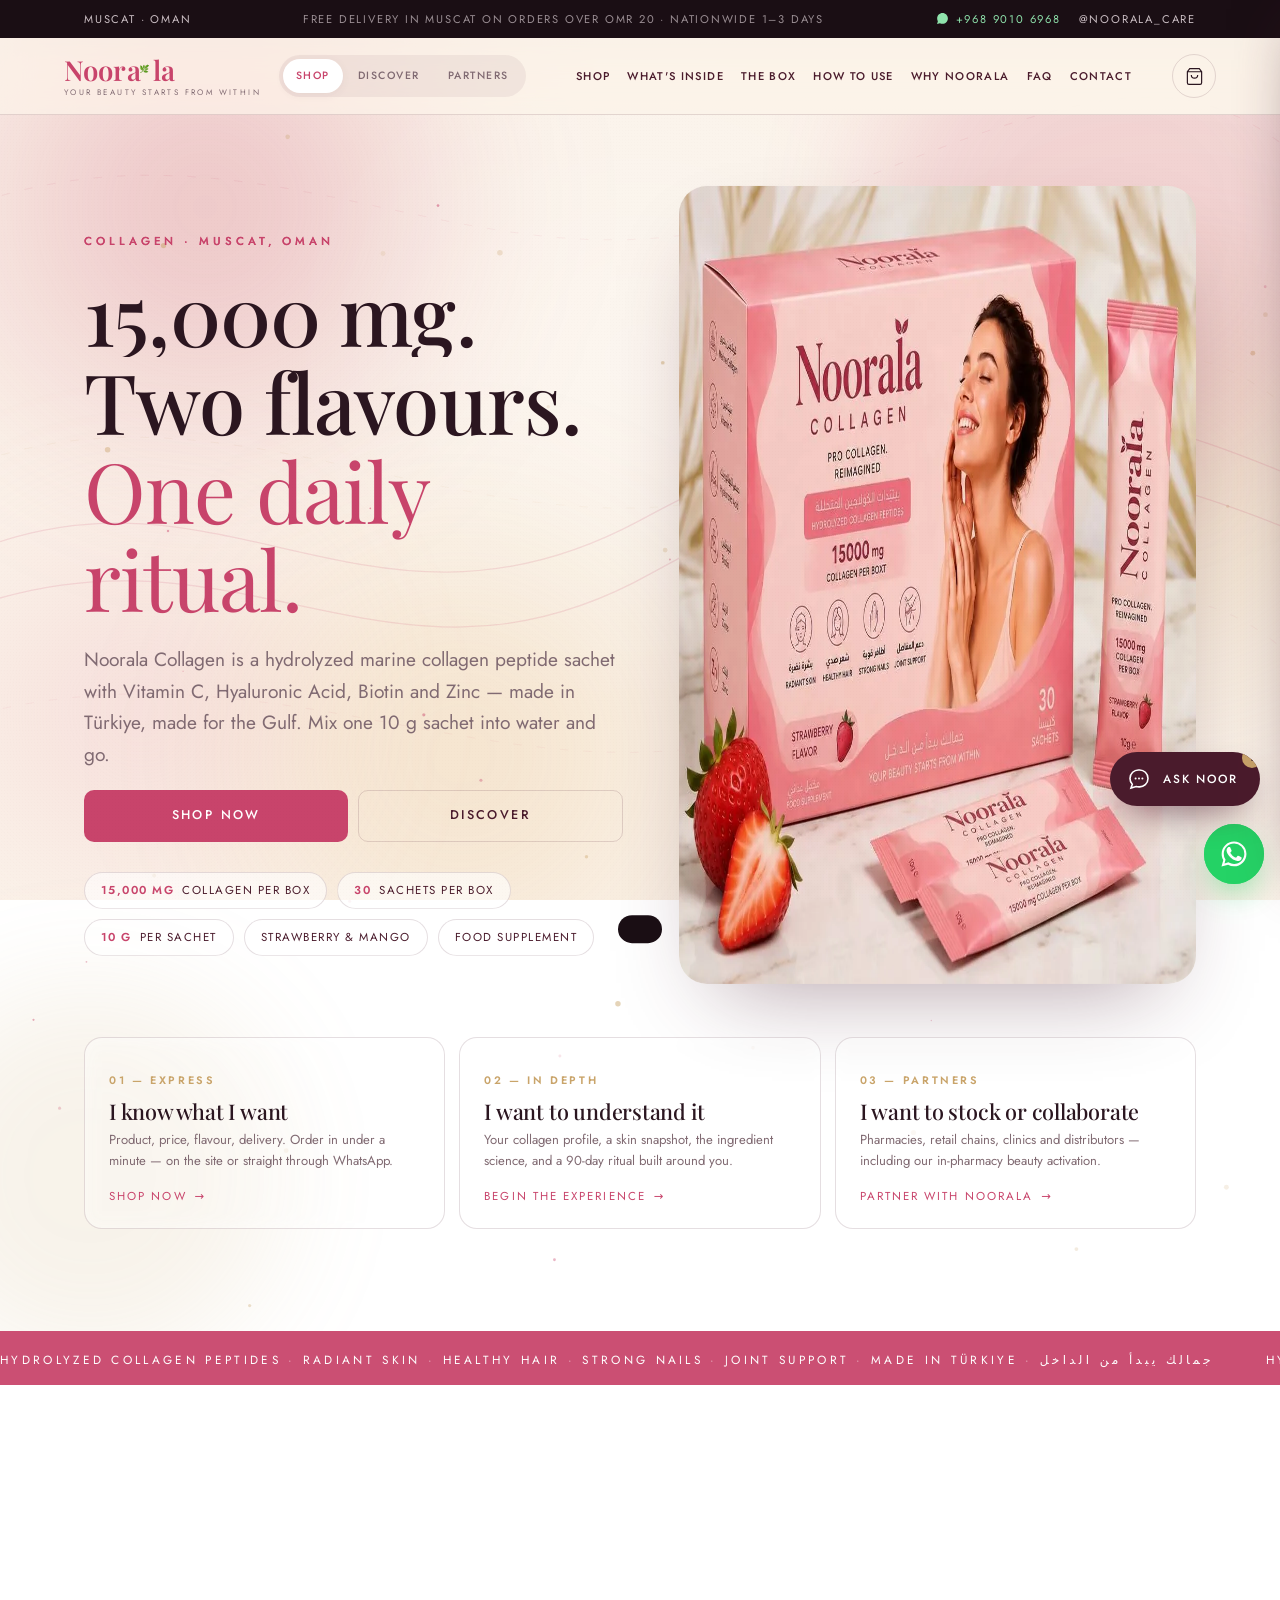
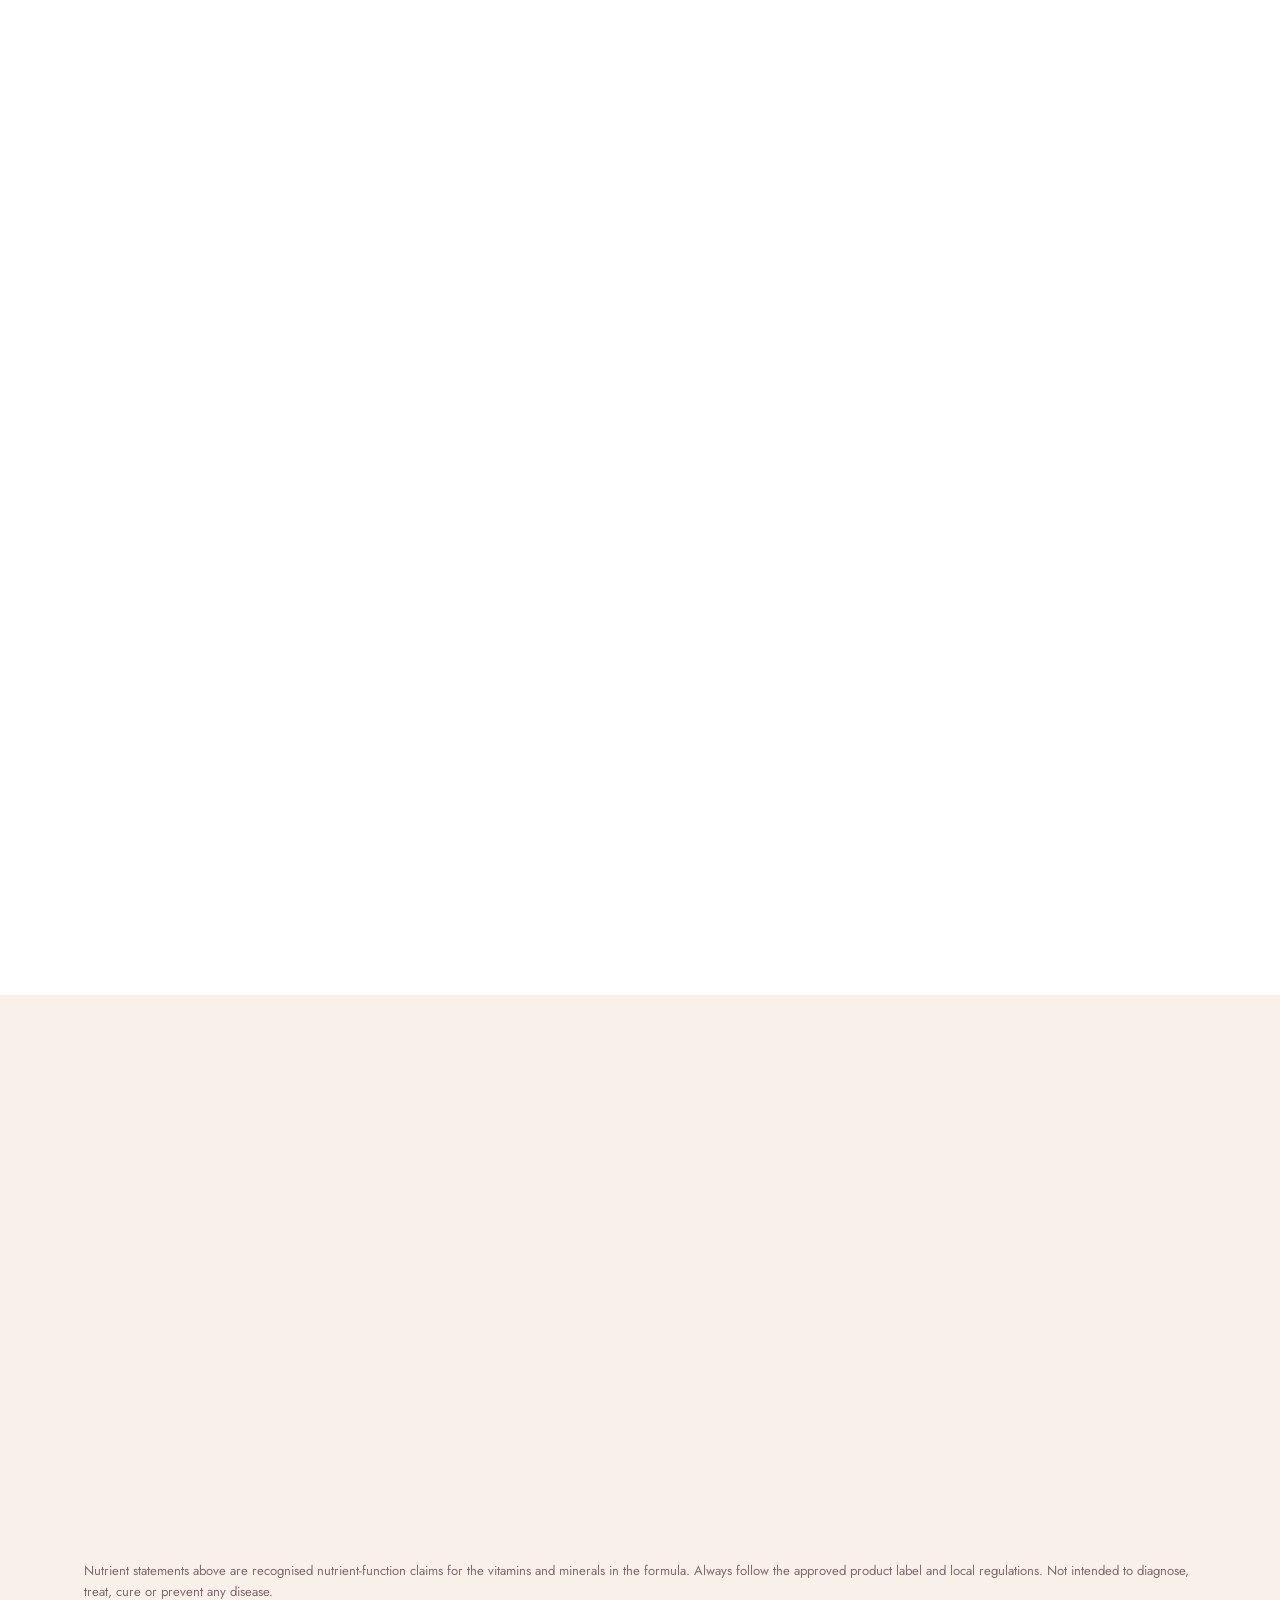
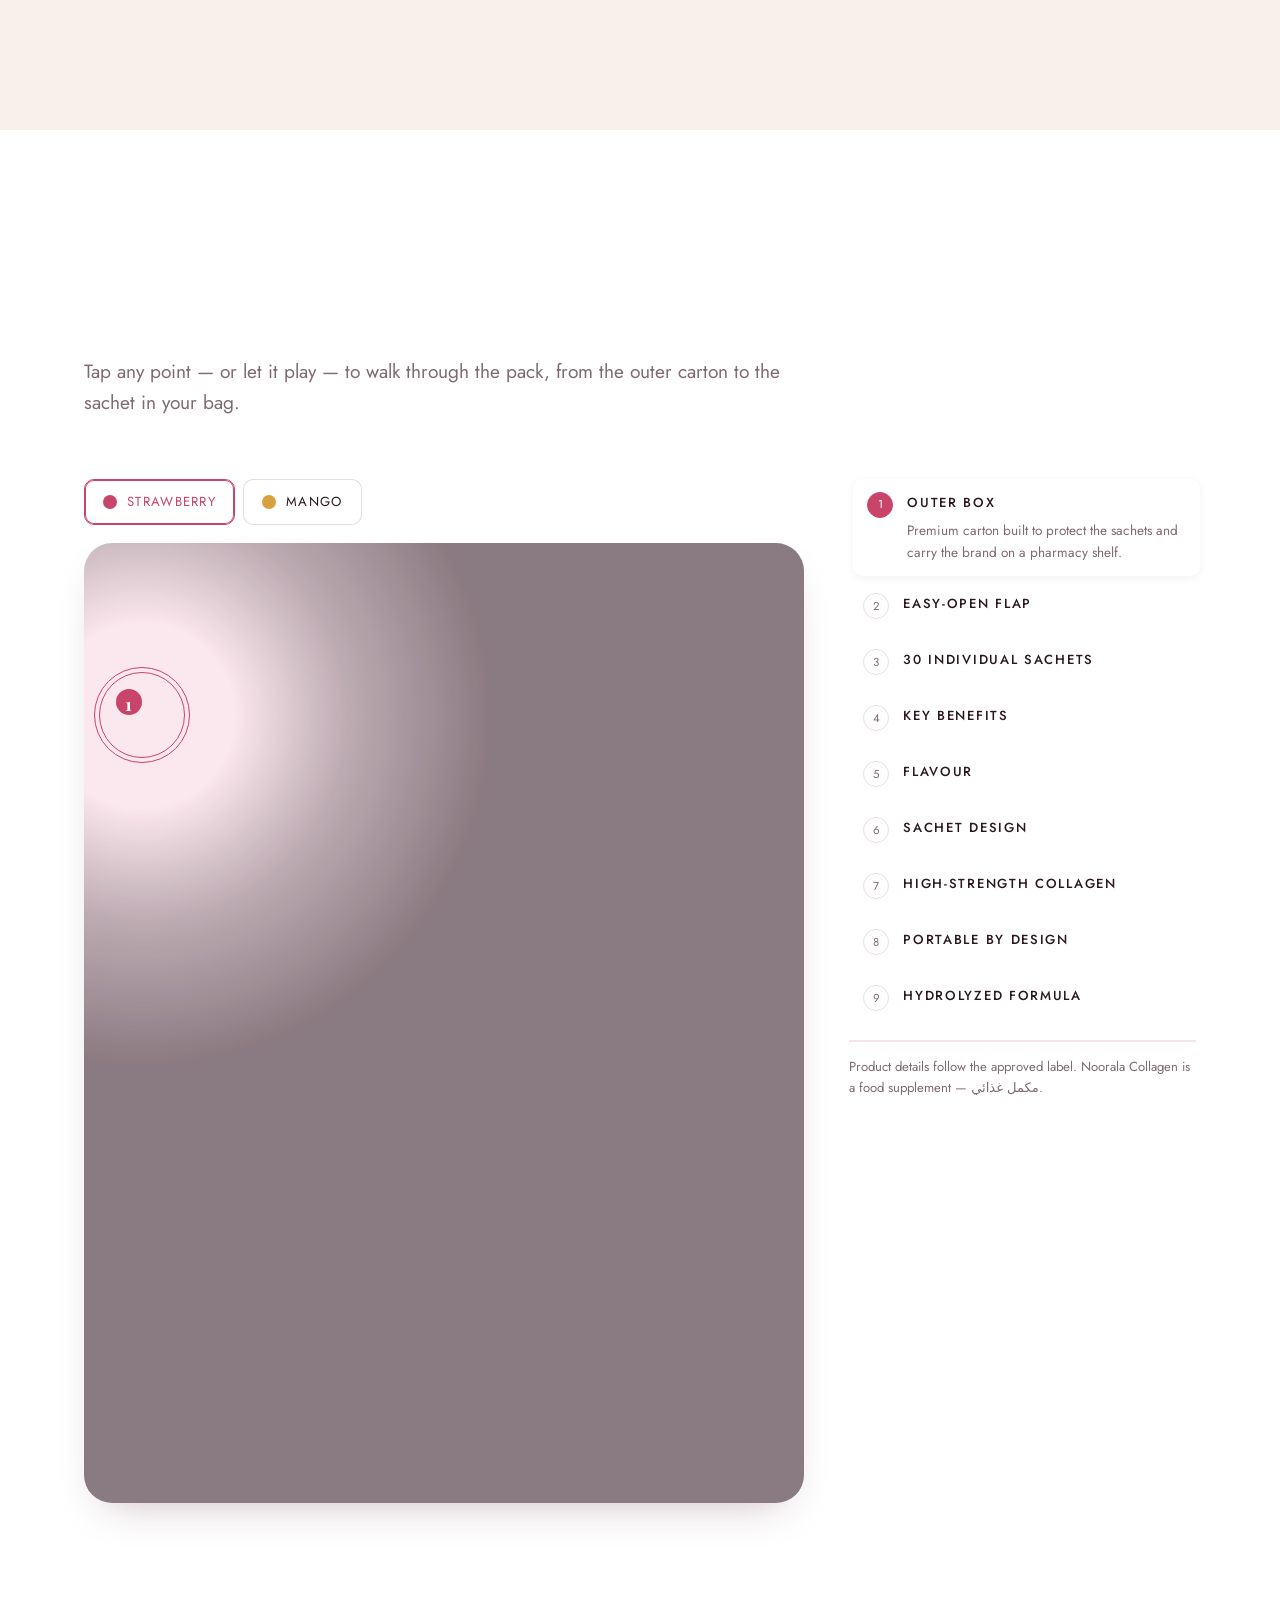
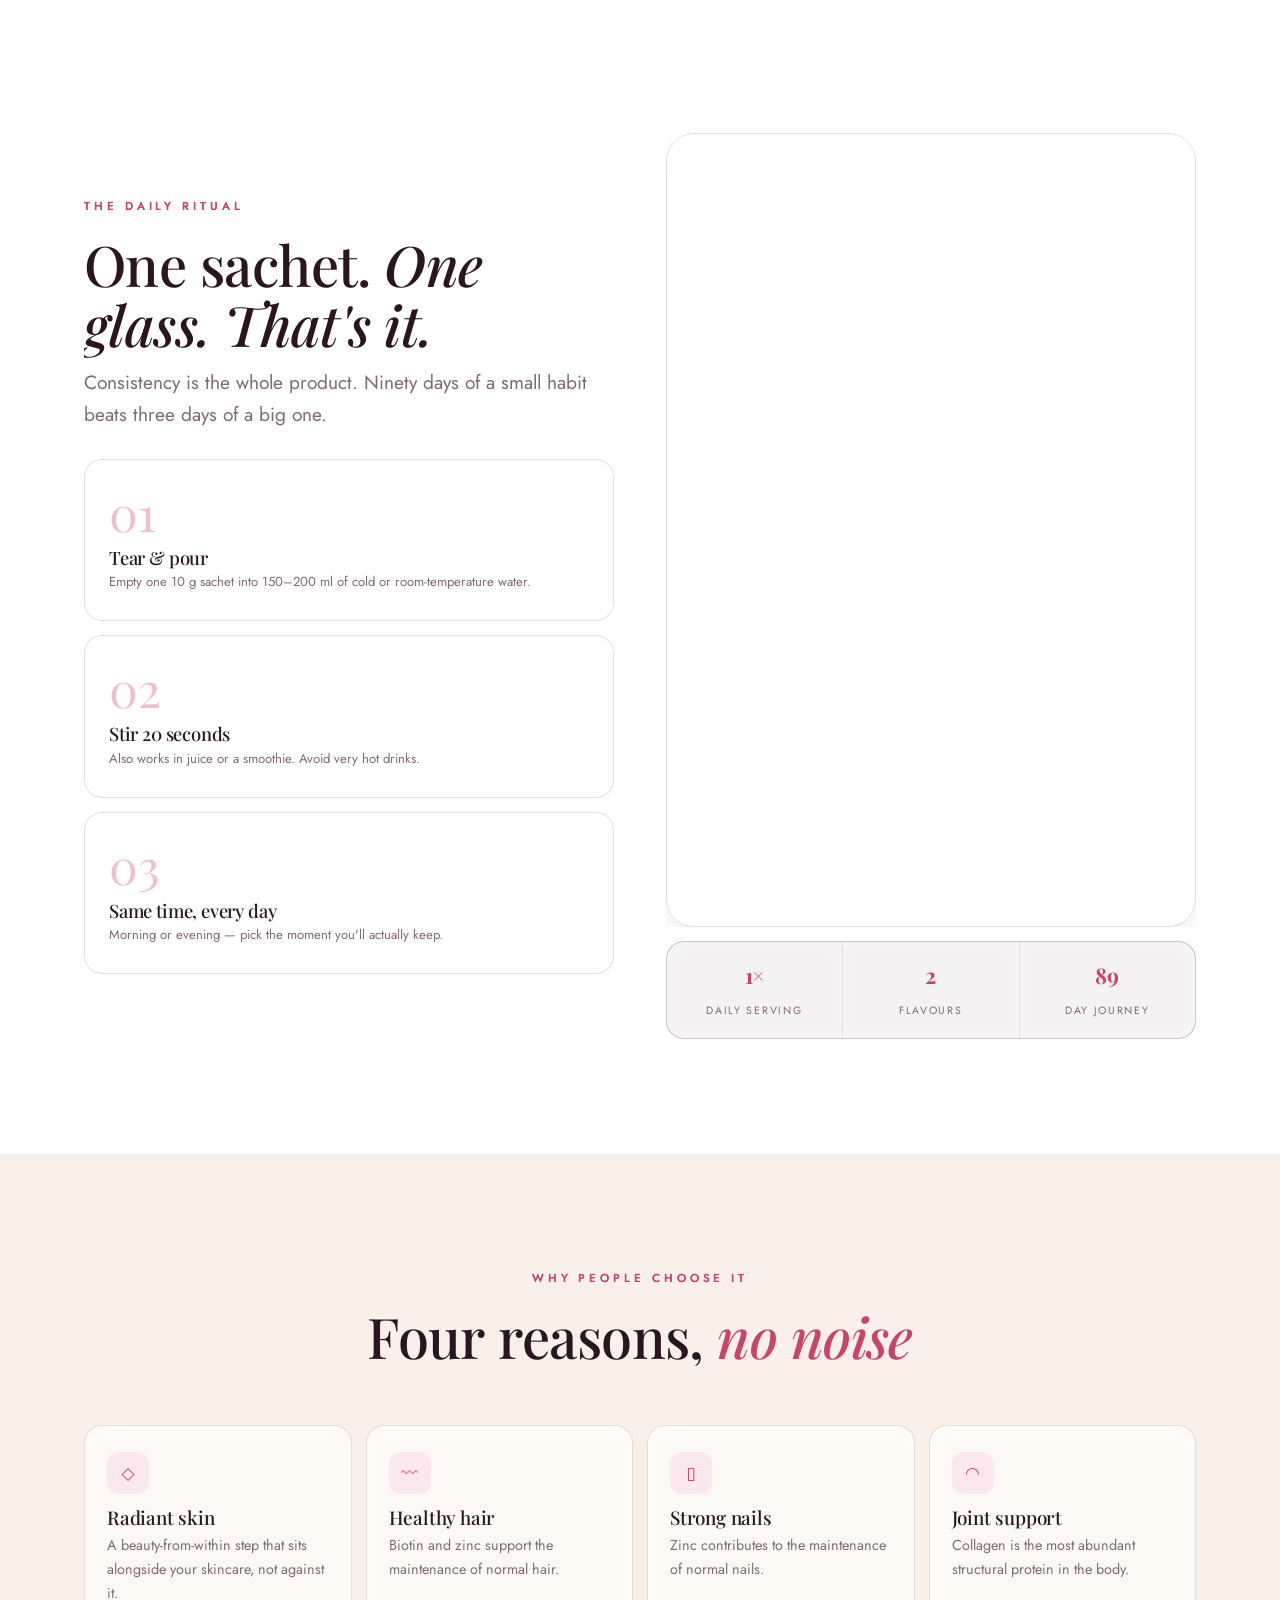
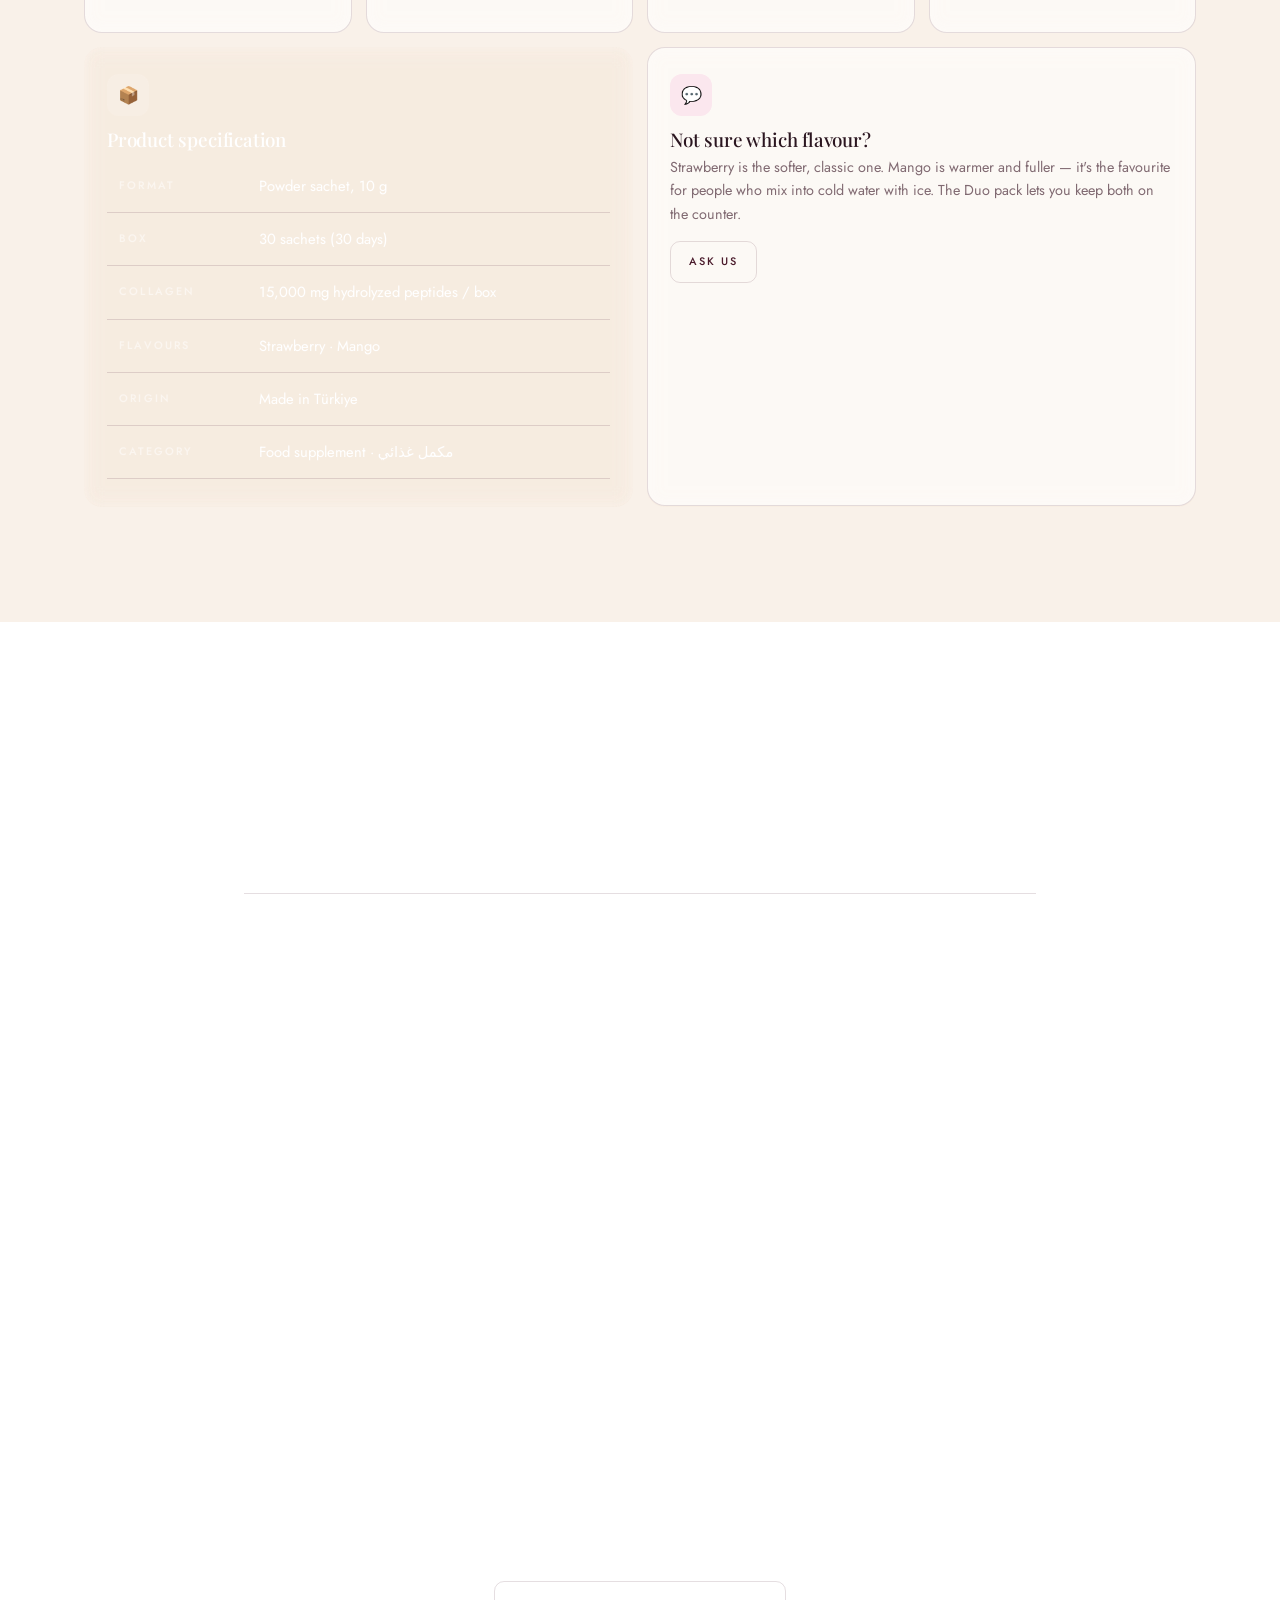
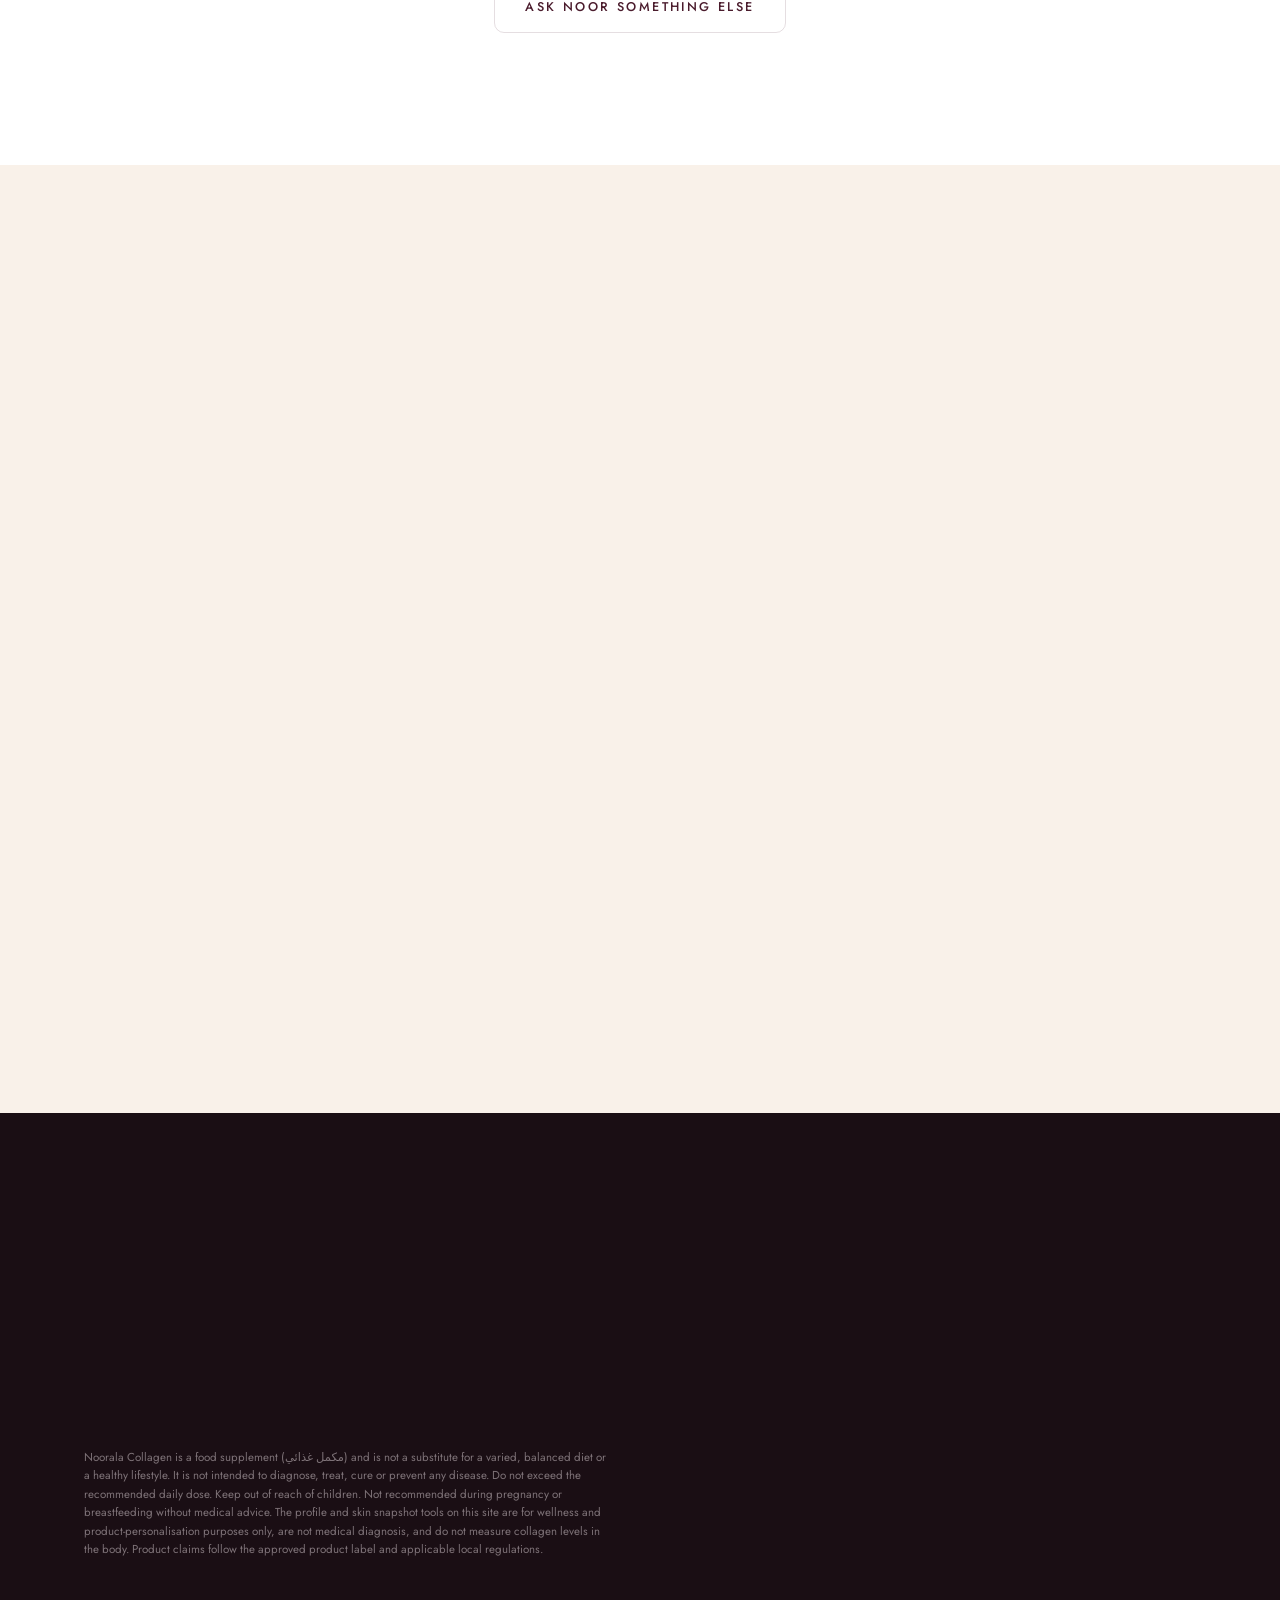
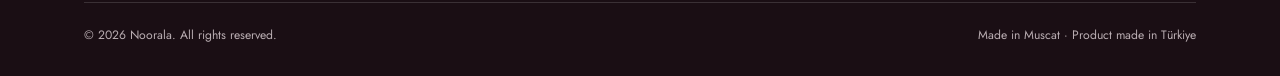
<file: index.html>
<!DOCTYPE html>
<html lang="en">
<head>
<meta charset="UTF-8">
<meta name="viewport" content="width=device-width, initial-scale=1, viewport-fit=cover">
<title>Noorala Collagen — Marine Collagen Sachets | Muscat, Oman</title>
<meta name="description" content="Noorala Collagen: 30 hydrolyzed marine collagen sachets with Vitamin C, Hyaluronic Acid, Biotin and Zinc. Strawberry and mango. Delivery across Oman in 1–3 days, free in Muscat over OMR 20.">
<link rel="canonical" href="https://www.nooralacare.com/">
<meta name="robots" content="index, follow, max-image-preview:large">
<meta name="theme-color" content="#FBF3EA" media="(prefers-color-scheme: light)">
<meta name="theme-color" content="#1A0E14" media="(prefers-color-scheme: dark)">
<meta name="format-detection" content="telephone=no">

<!-- social preview -->
<meta property="og:type" content="website">
<meta property="og:site_name" content="Noorala">
<meta property="og:locale" content="en_GB">
<meta property="og:locale:alternate" content="ar_OM">
<meta property="og:url" content="https://www.nooralacare.com/">
<meta property="og:title" content="Noorala Collagen — Your beauty starts from within">
<meta property="og:description" content="Hydrolyzed marine collagen sachets with Vitamin C, Hyaluronic Acid, Biotin and Zinc. Built in Muscat, made for the Gulf.">
<meta property="og:image" content="https://www.nooralacare.com/assets/img/og-cover.jpg">
<meta property="og:image:width" content="1200">
<meta property="og:image:height" content="630">
<meta property="og:image:alt" content="A Noorala Collagen strawberry box and sachets beside the Noorala wordmark.">
<meta name="twitter:card" content="summary_large_image">
<meta name="twitter:title" content="Noorala Collagen — Your beauty starts from within">
<meta name="twitter:description" content="Hydrolyzed marine collagen sachets with Vitamin C, Hyaluronic Acid, Biotin and Zinc. Muscat, Oman.">
<meta name="twitter:image" content="https://www.nooralacare.com/assets/img/og-cover.jpg">

<!-- icons -->
<link rel="icon" href="/favicon.ico" sizes="32x32">
<link rel="icon" href="/assets/img/favicon-32.png" type="image/png" sizes="32x32">
<link rel="icon" href="/assets/img/favicon-16.png" type="image/png" sizes="16x16">
<link rel="apple-touch-icon" href="/assets/img/apple-touch-icon.png">
<link rel="manifest" href="/site.webmanifest">

<!-- fonts + first paint -->
<link rel="preconnect" href="https://fonts.googleapis.com">
<link rel="preconnect" href="https://fonts.gstatic.com" crossorigin>
<link rel="preload" as="image" href="assets/img/box-strawberry.webp" type="image/webp" fetchpriority="high">
<link rel="stylesheet" href="https://fonts.googleapis.com/css2?family=Playfair+Display:ital,wght@0,400;0,500;0,600;0,700;1,400;1,500&family=Jost:wght@300;400;500;600&display=swap">
<link rel="stylesheet" href="assets/css/noorala.css">
</head>
<body data-mode="express">
<a class="skip" href="#shop">Skip to the shop</a>
<noscript>
  <div style="background:#4A1B2C;color:#fff;padding:14px 20px;text-align:center;font-size:.86rem">
    This site uses JavaScript for the shop, the profile quiz and the skin snapshot.
    You can still read everything below — to order, message us on
    <a href="https://wa.me/96890106968" style="color:#F0BFCD;text-decoration:underline">WhatsApp +968 9010 6968</a>.
  </div>
</noscript>
<div class="grain" aria-hidden="true"></div>

<!-- ============================== TOP BAR ============================== -->
<div class="topbar">
  <div class="wrap">
    <span>Muscat · Oman</span>
    <span class="tb-mid">Free delivery in Muscat on orders over OMR 20 · Nationwide 1–3 days</span>
    <span class="tb-right">
      <a href="https://wa.me/96890106968" target="_blank" rel="noopener" class="tb-wa" aria-label="Chat with Noorala on WhatsApp">
        <svg width="13" height="13" viewBox="0 0 24 24" fill="currentColor" aria-hidden="true"><path d="M12.04 2C6.58 2 2.13 6.45 2.13 11.91c0 1.75.46 3.45 1.32 4.95L2 22l5.25-1.38a9.87 9.87 0 0 0 4.79 1.22c5.46 0 9.91-4.45 9.91-9.91S17.5 2 12.04 2zm5.43 12.38c-.3-.15-1.75-.86-2.02-.96-.27-.1-.47-.15-.67.15-.2.3-.77.96-.94 1.16-.17.2-.35.22-.64.07-.3-.15-1.25-.46-2.38-1.47-.88-.78-1.47-1.75-1.65-2.05-.17-.3-.02-.46.13-.6.13-.13.3-.35.45-.52.15-.17.2-.3.3-.5.1-.2.05-.37-.02-.52-.08-.15-.67-1.6-.92-2.2-.24-.58-.49-.5-.67-.51h-.57c-.2 0-.52.07-.79.37s-1.04 1.01-1.04 2.47 1.06 2.86 1.21 3.06c.15.2 2.1 3.2 5.08 4.49.71.3 1.26.49 1.69.63.71.22 1.36.19 1.87.12.57-.09 1.75-.72 2-1.41.25-.7.25-1.29.17-1.41-.07-.13-.27-.2-.57-.35z"/></svg>
        +968 9010 6968
      </a>
      <a href="https://www.instagram.com/noorala_care" target="_blank" rel="noopener">@noorala_care</a>
    </span>
  </div>
</div>

<!-- ============================== NAV ============================== -->
<header class="nav" id="nav">
  <div class="wrap">
    <a href="#top" class="brand" aria-label="Noorala home">
      <b>Noora<span class="leaf">&#127807;</span>la</b>
      <span>Your beauty starts from within</span>
    </a>

    <div class="modeswitch" role="group" aria-label="Choose how you want to explore Noorala">
      <button data-mode="express" aria-pressed="true">Shop <span>· Express</span></button>
      <button data-mode="deep" aria-pressed="false">Discover <span>· In depth</span></button>
      <button data-mode="partner" aria-pressed="false">Partners</button>
    </div>

    <nav class="navlinks" id="navlinks" aria-label="Primary"></nav>

    <div class="nav-actions">
      <button class="icon-btn cart-btn" id="cartOpen" aria-label="Open cart">
        <svg width="19" height="19" viewBox="0 0 24 24" fill="none" stroke="currentColor" stroke-width="1.5"><path d="M6 2 3 6v14a2 2 0 0 0 2 2h14a2 2 0 0 0 2-2V6l-3-4H6zM3 6h18M16 10a4 4 0 0 1-8 0"/></svg>
        <i class="cart-count hide" id="cartCount">0</i>
      </button>
      <button class="icon-btn burger" id="burger" aria-label="Open menu" aria-expanded="false">
        <svg width="20" height="20" viewBox="0 0 24 24" fill="none" stroke="currentColor" stroke-width="1.5"><path d="M3 7h18M3 12h18M3 17h18"/></svg>
      </button>
    </div>
  </div>
</header>

<!-- mobile drawer -->
<div class="drawer" id="drawer" role="dialog" aria-label="Menu" aria-hidden="true" inert>
  <div style="display:flex;justify-content:space-between;align-items:center">
    <span class="eyebrow on-dark" style="margin:0">Menu</span>
    <button class="xp-close" id="drawerClose" aria-label="Close menu">&#10005;</button>
  </div>
  <nav id="drawerNav"></nav>
  <div style="margin-top:auto;padding-top:34px">
    <a class="btn wide" href="https://wa.me/96890106968" target="_blank" rel="noopener">Chat on WhatsApp</a>
    <p class="small" style="margin-top:18px;color:rgba(255,255,255,.55)"><a href="https://wa.me/96890106968" target="_blank" rel="noopener" style="color:inherit;text-decoration:underline;text-underline-offset:3px">+968 9010 6968</a> · Muscat, Oman</p>
  </div>
</div>

<main id="top">

<!-- ============================== HERO · EXPRESS ============================== -->
<section class="hero m-express" id="home-express">
  <svg class="helix" viewBox="0 0 1200 600" preserveAspectRatio="none" aria-hidden="true">
    <g stroke="rgba(200,68,107,.28)" fill="none" stroke-width="1.2">
      <path d="M-50 420 C 200 300, 340 520, 600 380 S 1000 240, 1260 360"/>
      <path d="M-50 470 C 220 360, 360 570, 610 430 S 1010 300, 1260 410"/>
    </g>
  </svg>
  <div class="wrap hero-grid">
    <div>
      <span class="eyebrow">Collagen · Muscat, Oman</span>
      <h1>
        <span class="l"><i>15,000 mg.</i></span>
        <span class="l"><i>Two flavours.</i></span>
        <span class="l"><i class="ital" style="color:var(--rose)">One daily ritual.</i></span>
      </h1>
      <p class="lede">Noorala Collagen is a hydrolyzed marine collagen peptide sachet with Vitamin&nbsp;C, Hyaluronic Acid, Biotin and Zinc — made in Türkiye, made for the Gulf. Mix one 10&nbsp;g sachet into water and go.</p>
      <div class="buyrow mt-m">
        <a href="#shop" class="btn">Shop now</a>
        <button class="btn ghost" data-mode-jump="deep" data-target="#profile">Discover</button>
      </div>
      <div class="hero-badges">
        <span class="chip"><b>15,000 mg</b> collagen per box</span>
        <span class="chip"><b>30</b> sachets per box</span>
        <span class="chip"><b>10 g</b> per sachet</span>
        <span class="chip">Strawberry &amp; Mango</span>
        <span class="chip">Food supplement</span>
      </div>
    </div>
    <div class="hero-visual">
      <div class="halo" aria-hidden="true"></div>
      <picture><source srcset="assets/img/box-strawberry.webp" type="image/webp"><img src="assets/img/box-strawberry.jpg" alt="Noorala Collagen strawberry box with sachets" width="1000" height="798" fetchpriority="high" decoding="async"></picture>
    </div>
  </div>

  <div class="wrap">
    <div class="doors">
      <button class="door rv" data-mode-jump="express" data-target="#shop">
        <span class="n">01 — EXPRESS</span>
        <h4>I know what I want</h4>
        <p class="small">Product, price, flavour, delivery. Order in under a minute — on the site or straight through WhatsApp.</p>
        <span class="arw">Shop now <span>&rarr;</span></span>
      </button>
      <button class="door rv" data-d="1" data-mode-jump="deep" data-target="#profile">
        <span class="n">02 — IN DEPTH</span>
        <h4>I want to understand it</h4>
        <p class="small">Your collagen profile, a skin snapshot, the ingredient science, and a 90-day ritual built around you.</p>
        <span class="arw">Begin the experience <span>&rarr;</span></span>
      </button>
      <button class="door rv" data-d="2" data-mode-jump="partner" data-target="#activation">
        <span class="n">03 — PARTNERS</span>
        <h4>I want to stock or collaborate</h4>
        <p class="small">Pharmacies, retail chains, clinics and distributors — including our in-pharmacy beauty activation.</p>
        <span class="arw">Partner with Noorala <span>&rarr;</span></span>
      </button>
    </div>
  </div>
</section>

<!-- ============================== HERO · DEEP ============================== -->
<section class="hero dark m-deep" id="home-deep">
  <div class="xp-bg" style="opacity:.55" aria-hidden="true"></div>
  <div class="wrap hero-grid" style="position:relative;z-index:2">
    <div>
      <span class="eyebrow on-dark">The Noorala experience</span>
      <h1 style="color:#fff">
        <span class="l"><i>Your skin</i></span>
        <span class="l"><i>has a</i></span>
        <span class="l"><i class="ital" style="color:var(--rose-soft)">story.</i></span>
      </h1>
      <p class="lede" style="color:rgba(246,234,239,.72)">Before you buy anything, meet your own beauty routine. Answer eight questions, take a skin snapshot, build a ritual with your name on it — then decide.</p>
      <div class="buyrow mt-m">
        <button class="btn" data-open-xp="quiz">Start the quiz</button>
        <a href="#science" class="btn on-dark">The science</a>
      </div>
      <div class="hero-badges">
        <span class="chip">8 questions · 90 seconds</span>
        <span class="chip">Skin snapshot</span>
        <span class="chip">90-day journey</span>
      </div>
    </div>
    <div class="hero-visual">
      <div class="halo" aria-hidden="true"></div>
      <picture><source srcset="assets/img/box-mango.webp" type="image/webp"><img src="assets/img/box-mango.jpg" alt="Noorala Collagen mango box with sachets" width="1000" height="792" loading="lazy" decoding="async"></picture>
    </div>
  </div>
</section>

<!-- ============================== HERO · PARTNER ============================== -->
<section class="hero sand-bg m-partner" id="home-partner">
  <div class="wrap hero-grid">
    <div>
      <span class="eyebrow">Pharmacy &amp; retail partnerships</span>
      <h1>
        <span class="l"><i>A beauty</i></span>
        <span class="l"><i>counter that</i></span>
        <span class="l"><i class="ital" style="color:var(--rose)">people talk about.</i></span>
      </h1>
      <p class="lede">Noorala partners with pharmacies, clinics and retailers across Oman and the GCC — bringing a complete in-store beauty activation: product display, free skin analysis, and trained customer education.</p>
      <div class="buyrow mt-m">
        <a href="#partner-form" class="btn">Become a partner</a>
        <a href="#activation" class="btn ghost">How it works</a>
      </div>
      <div class="hero-badges">
        <span class="chip">Three-branch pilot</span>
        <span class="chip">Free skin analysis</span>
        <span class="chip">POS &amp; retail kit</span>
      </div>
    </div>
    <div class="hero-visual">
      <picture><source srcset="assets/img/box-strawberry.webp" type="image/webp"><img src="assets/img/box-strawberry.jpg" alt="Noorala Collagen retail box, ready for a pharmacy shelf" width="1000" height="798" loading="lazy" decoding="async"></picture>
    </div>
  </div>
</section>

<!-- ============================== TICKER ============================== -->
<div class="ticker" aria-hidden="true">
  <div class="ticker-track">
    <span>Hydrolyzed collagen peptides <i>·</i> Radiant skin <i>·</i> Healthy hair <i>·</i> Strong nails <i>·</i> Joint support <i>·</i> Made in Türkiye <i>·</i> جمالك يبدأ من الداخل</span>
    <span>Hydrolyzed collagen peptides <i>·</i> Radiant skin <i>·</i> Healthy hair <i>·</i> Strong nails <i>·</i> Joint support <i>·</i> Made in Türkiye <i>·</i> جمالك يبدأ من الداخل</span>
  </div>
</div>


<!-- ============================== SHOP ============================== -->
<section class="sec m-nop" id="shop">
  <div class="wrap">
    <div class="shop-grid">
      <div class="rv">
        <div class="pv" id="pv">
          <picture><source srcset="assets/img/box-strawberry.webp" type="image/webp"><img src="assets/img/box-strawberry.jpg" id="pvImg" alt="Noorala Collagen — strawberry flavour box with sachets" width="1000" height="798" loading="lazy" decoding="async"></picture>
        </div>
        <div class="factbar">
          <div><b>15,000</b><span>mg per box</span></div>
          <div><b>30</b><span>sachets / box</span></div>
          <div><b>10 g</b><span>sachet size</span></div>
        </div>
      </div>

      <div class="rv" data-d="1">
        <span class="eyebrow">The product</span>
        <h2>Noorala <em>Collagen</em></h2>
        <p class="lede mt-s">Pro collagen, reimagined. Hydrolyzed collagen peptides with Vitamin&nbsp;C, Hyaluronic Acid, Biotin and Zinc, in a single 10&nbsp;g sachet you stir into water once a day.</p>

        <div class="flavors" role="group" aria-label="Choose flavour">
          <button class="flavor" data-f="strawberry" aria-pressed="true"><span class="dot"></span> Strawberry</button>
          <button class="flavor" data-f="mango" aria-pressed="false"><span class="dot"></span> Mango</button>
        </div>

        <div class="packs" role="group" aria-label="Choose pack size">
          <button class="pack" data-pack="1" aria-pressed="true">
            <span class="r"></span>
            <span class="t"><b>1 Box — Starter</b><span>30 days · try the ritual</span></span>
            <span class="p" data-price="1"></span>
          </button>
          <button class="pack" data-pack="2" aria-pressed="false">
            <span class="r"></span>
            <span class="t"><b>2 Boxes — Duo <i class="badge">Save 10%</i></b><span>60 days · mix both flavours</span></span>
            <span class="p" data-price="2"></span>
          </button>
          <button class="pack" data-pack="3" aria-pressed="false">
            <span class="r"></span>
            <span class="t"><b>3 Boxes — 90-Day Journey <i class="badge">Best value</i></b><span>Includes the full digital journey &amp; dashboard</span></span>
            <span class="p" data-price="3"></span>
          </button>
        </div>

        <div class="price">
          <b id="priceNow">—</b>
          <s id="priceWas"></s>
          <span class="small" style="margin-left:auto">VAT included</span>
        </div>

        <div class="buyrow mt-s">
          <div class="qty">
            <button id="qMinus" aria-label="Decrease quantity">−</button>
            <output id="qVal" aria-live="polite">1</output>
            <button id="qPlus" aria-label="Increase quantity">+</button>
          </div>
          <button class="btn" id="addCart">Add to cart</button>
          <a class="btn ghost" id="waBuy" target="_blank" rel="noopener">Order on WhatsApp</a>
        </div>

        <ul class="checklist mt-m">
          <li><span>Delivery across Oman in 1–3 working days · free in Muscat over OMR 20</span></li>
          <li><span>Cash on delivery, bank transfer or card link — confirmed over WhatsApp</span></li>
          <li><span>Sealed boxes only, with visible batch and expiry</span></li>
        </ul>
      </div>
    </div>
  </div>
</section>

<!-- ============================== INSIDE THE SACHET ============================== -->
<section class="sec sand-bg m-nop" id="inside">
  <div class="wrap">
    <div class="shead">
      <span class="eyebrow">Inside every sachet</span>
      <h2>Five actives, <em>one formula</em></h2>
      <p class="lede mt-s">What's printed on the side of the box — nothing hidden behind a "proprietary blend".</p>
    </div>
    <div class="ing-rail">
      <div class="ing rv"><div class="ico" style="margin-inline:auto">✦</div><b>Marine Collagen</b><span class="ar">كولاجين بحري</span><span>Hydrolyzed peptides · 15,000 mg per box</span></div>
      <div class="ing rv" data-d="1"><div class="ico" style="margin-inline:auto">☀</div><b>Vitamin C</b><span class="ar">فيتامين سي</span><span>Contributes to normal collagen formation</span></div>
      <div class="ing rv" data-d="2"><div class="ico" style="margin-inline:auto">◐</div><b>Hyaluronic Acid</b><span class="ar">حمض الهيالورونيك</span><span>A moisture-binding molecule</span></div>
      <div class="ing rv" data-d="3"><div class="ico" style="margin-inline:auto">❋</div><b>Biotin</b><span class="ar">البيوتين</span><span>Contributes to normal hair &amp; skin</span></div>
      <div class="ing rv" data-d="4"><div class="ico" style="margin-inline:auto">Zn</div><b>Zinc</b><span class="ar">الزنك</span><span>Contributes to normal hair, nails &amp; skin</span></div>
    </div>
    <p class="small mt-m">Nutrient statements above are recognised nutrient-function claims for the vitamins and minerals in the formula. Always follow the approved product label and local regulations. Not intended to diagnose, treat, cure or prevent any disease.</p>
  </div>
</section>


<!-- ============================== ANATOMY / EXPLODED VIEW ============================== -->

<section class="sec m-nop" id="anatomy">
  <div class="wrap">
    <div class="shead">
      <span class="eyebrow">Anatomy of the box</span>
      <h2>Nine things <em>worth knowing</em></h2>
      <p class="lede mt-s">Tap any point — or let it play — to walk through the pack, from the outer carton to the sachet in your bag.</p>
    </div>

    <div class="anat">
      <div class="rv">
        <div class="anat-flavours" role="group" aria-label="Choose flavour view">
          <button class="flavor" data-af="strawberry" aria-pressed="true"><span class="dot"></span> Strawberry</button>
          <button class="flavor" data-af="mango" aria-pressed="false"><span class="dot"></span> Mango</button>
        </div>
        <div class="anat-stage" id="anatStage">
          <picture><source srcset="assets/img/anatomy-strawberry.webp" type="image/webp"><img src="assets/img/anatomy-strawberry.jpg" id="anatImg" alt="Noorala Collagen strawberry — exploded view of the box, sachets and key features" width="1200" height="960" loading="lazy" decoding="async"></picture>
          <div class="anat-spot" id="anatSpot"></div>
          <div class="anat-ring" id="anatRing"><b id="anatRingN">1</b></div>
        </div>
      </div>

      <div class="rv" data-d="1">
        <ul class="anat-list" id="anatList"></ul>
        <div class="anat-bar" id="anatBar"><i></i></div>
        <p class="small mt-s">Product details follow the approved label. Noorala Collagen is a food supplement — مكمل غذائي.</p>
      </div>
    </div>
  </div>
</section>


<!-- ============================== HOW TO USE ============================== -->
<section class="sec m-nop" id="ritual">
  <div class="wrap">
    <div class="split">
      <div class="rv">
        <span class="eyebrow">The daily ritual</span>
        <h2>One sachet. <em>One glass. That's it.</em></h2>
        <p class="lede mt-s">Consistency is the whole product. Ninety days of a small habit beats three days of a big one.</p>
        <div class="steps mt-m" style="grid-template-columns:1fr">
          <div class="step"><span class="n">01</span><h3 style="font-size:1.15rem;margin:8px 0 4px">Tear &amp; pour</h3><p class="small" style="margin:0">Empty one 10 g sachet into 150–200 ml of cold or room-temperature water.</p></div>
          <div class="step"><span class="n">02</span><h3 style="font-size:1.15rem;margin:8px 0 4px">Stir 20 seconds</h3><p class="small" style="margin:0">Also works in juice or a smoothie. Avoid very hot drinks.</p></div>
          <div class="step"><span class="n">03</span><h3 style="font-size:1.15rem;margin:8px 0 4px">Same time, every day</h3><p class="small" style="margin:0">Morning or evening — pick the moment you'll actually keep.</p></div>
        </div>
      </div>
      <div class="rv" data-d="2">
        <div class="imgframe"><picture><source srcset="assets/img/box-mango.webp" type="image/webp"><img src="assets/img/box-mango.jpg" alt="Noorala Collagen mango box and sachets on a counter" width="1000" height="792" loading="lazy" decoding="async"></picture></div>
        <div class="factbar" style="margin-top:14px">
          <div><b>1×</b><span>daily serving</span></div>
          <div><b>2</b><span>flavours</span></div>
          <div><b>90</b><span>day journey</span></div>
        </div>
      </div>
    </div>
  </div>
</section>

<!-- ============================== EXPRESS: WHY / SPECS ============================== -->
<section class="sec sand-bg m-express" id="why">
  <div class="wrap">
    <div class="shead c">
      <span class="eyebrow">Why people choose it</span>
      <h2>Four reasons, <em>no noise</em></h2>
    </div>
    <div class="bento">
      <div class="tile rv"><div class="ico">◇</div><h4>Radiant skin</h4><p>A beauty-from-within step that sits alongside your skincare, not against it.</p></div>
      <div class="tile rv" data-d="1"><div class="ico">〰</div><h4>Healthy hair</h4><p>Biotin and zinc support the maintenance of normal hair.</p></div>
      <div class="tile rv" data-d="2"><div class="ico">▯</div><h4>Strong nails</h4><p>Zinc contributes to the maintenance of normal nails.</p></div>
      <div class="tile rv" data-d="3"><div class="ico">◠</div><h4>Joint support</h4><p>Collagen is the most abundant structural protein in the body.</p></div>
      <div class="tile span2 dark-tile rv" data-d="4">
        <div class="ico">📦</div><h4>Product specification</h4>
        <table class="tbl" style="margin-top:10px;color:#fff">
          <tr><th style="color:rgba(255,255,255,.5)">Format</th><td>Powder sachet, 10 g</td></tr>
          <tr><th style="color:rgba(255,255,255,.5)">Box</th><td>30 sachets (30 days)</td></tr>
          <tr><th style="color:rgba(255,255,255,.5)">Collagen</th><td>15,000 mg hydrolyzed peptides / box</td></tr>
          <tr><th style="color:rgba(255,255,255,.5)">Flavours</th><td>Strawberry · Mango</td></tr>
          <tr><th style="color:rgba(255,255,255,.5)">Origin</th><td>Made in Türkiye</td></tr>
          <tr><th style="color:rgba(255,255,255,.5)">Category</th><td>Food supplement · مكمل غذائي</td></tr>
        </table>
      </div>
      <div class="tile span2 rv" data-d="4">
        <div class="ico">💬</div><h4>Not sure which flavour?</h4>
        <p>Strawberry is the softer, classic one. Mango is warmer and fuller — it's the favourite for people who mix into cold water with ice. The Duo pack lets you keep both on the counter.</p>
        <a class="btn sm ghost mt-s" href="https://wa.me/96890106968?text=Hi%20Noorala%20%E2%80%94%20which%20flavour%20would%20you%20recommend%20for%20me%3F" target="_blank" rel="noopener">Ask us</a>
      </div>
    </div>
  </div>
</section>

<!-- ============================== DEEP: PROFILE ============================== -->
<section class="sec dark m-deep" id="profile">
  <div class="wrap">
    <div class="split">
      <div class="rv">
        <span class="eyebrow on-dark">01 — Discover your profile</span>
        <h2 style="color:#fff">Eight questions. <em>One profile.</em></h2>
        <p class="lede mt-s">Your goals, your routine, your climate, your flavour. We turn your answers into a Collagen Profile — an archetype, four lifestyle readings, and a daily ritual that fits the life you actually live.</p>
        <ul class="checklist mt-m">
          <li><span>One question at a time — no forms, no email wall</span></li>
          <li><span>A named archetype: The Glow Seeker, The Restorer, The Strand &amp; Shine, The Steady One</span></li>
          <li><span>A ritual card you can save, share or send to us on WhatsApp</span></li>
        </ul>
        <div class="buyrow mt-m"><button class="btn" data-open-xp="quiz">Start my profile</button></div>
        <p class="small mt-s">This is a wellness and product-personalisation profile. It does not measure collagen levels in your body and is not a medical assessment.</p>
      </div>
      <div class="rv" data-d="2">
        <div class="ritual-card">
          <span class="eyebrow on-dark" style="margin:0">Sample result</span>
          <div class="result-hero" style="text-align:left;padding-top:10px">
            <div class="arch" style="font-size:clamp(1.9rem,5vw,3rem)">The <em>Glow Seeker</em></div>
          </div>
          <div class="meters" style="grid-template-columns:1fr;margin:20px 0 0">
            <div class="meter"><b><span>Skin focus</span><span>78%</span></b><i><em style="width:78%"></em></i></div>
            <div class="meter"><b><span>Hydration lifestyle</span><span>63%</span></b><i><em style="width:63%"></em></i></div>
            <div class="meter"><b><span>Routine consistency</span><span>89%</span></b><i><em style="width:89%"></em></i></div>
          </div>
          <div class="ritual-row mt-m" style="grid-template-columns:repeat(3,1fr)">
            <div><b>Moment</b><span>Morning</span></div>
            <div><b>Serving</b><span>1 sachet</span></div>
            <div><b>Flavour</b><span>Strawberry</span></div>
          </div>
        </div>
      </div>
    </div>
  </div>
</section>

<!-- ============================== DEEP: SKIN SNAPSHOT ============================== -->
<section class="sec m-deep" id="snapshot" style="background:linear-gradient(180deg,var(--noir),#2A1520);color:#F6EAEF">
  <div class="wrap">
    <div class="shead">
      <span class="eyebrow on-dark">02 — Skin snapshot</span>
      <h2 style="color:#fff">Your skin, <em>as the camera sees it</em></h2>
      <p class="lede mt-s" style="color:rgba(246,234,239,.68)">Upload a selfie and we read four visual characteristics from the photo itself — light, evenness, texture detail and warmth. Everything is processed inside your own browser. Nothing is uploaded, stored or sent anywhere.</p>
    </div>

    <div class="scan-wrap">
      <div class="rv">
        <div class="scan-stage" id="scanStage">
          <div class="scan-empty" id="scanEmpty">
            <div style="font-size:2.4rem;margin-bottom:10px">◎</div>
            Choose a well-lit, front-facing photo without a filter.<br>Neutral daylight gives the most consistent reading.
          </div>
          <div class="scanline" aria-hidden="true"></div>
        </div>
        <div class="buyrow mt-s">
          <label class="btn on-dark" style="cursor:pointer">Upload photo
            <input type="file" accept="image/*" id="scanFile" class="sr">
          </label>
          <button class="btn ghost on-dark" id="scanRun" disabled>Analyse</button>
        </div>
        <p class="scan-status mt-s" id="scanStatus"></p>
      </div>

      <div class="rv" data-d="1">
        <div class="ritual-card">
          <span class="eyebrow on-dark" style="margin:0">Visual appearance indicators</span>
          <div class="readouts" id="readouts">
            <div class="ro meter"><b><span>Radiance (light &amp; brightness)</span><span data-v>—</span></b><i><em></em></i></div>
            <div class="ro meter"><b><span>Evenness (tone uniformity)</span><span data-v>—</span></b><i><em></em></i></div>
            <div class="ro meter"><b><span>Texture detail (surface contrast)</span><span data-v>—</span></b><i><em></em></i></div>
            <div class="ro meter"><b><span>Warmth balance (colour temperature)</span><span data-v>—</span></b><i><em></em></i></div>
          </div>
          <div id="scanAdvice" class="hide" style="margin-top:26px;border-top:1px solid var(--line-dark);padding-top:22px">
            <b style="font-size:.68rem;letter-spacing:.22em;text-transform:uppercase;color:var(--gold-soft)">Your suggested routine</b>
            <p id="scanAdviceText" class="mt-s" style="color:rgba(246,234,239,.82)"></p>
            <button class="btn sm mt-s" data-open-xp="quiz">Full profile</button>
          </div>
          <p class="small mt-m" style="color:rgba(246,234,239,.45)">These readings describe the photograph — lighting, camera and angle change them. They are not a skin diagnosis, not a medical assessment, and they do not measure collagen in your body. For any skin concern, please see a dermatologist or your pharmacist.</p>
        </div>
      </div>
    </div>
  </div>
</section>

<!-- ============================== DEEP: RITUAL BUILDER ============================== -->
<section class="sec m-deep" id="build">
  <div class="wrap">
    <div class="shead">
      <span class="eyebrow">03 — Build your ritual</span>
      <h2>Make it <em>yours</em></h2>
      <p class="lede mt-s">Four choices and a name. It becomes the ritual card on your dashboard, on your share card, and on the note we attach to your first order.</p>
    </div>

    <div class="split" style="align-items:start">
      <div class="rv">
        <div style="display:grid;gap:26px">
          <div>
            <label class="lb">Step 1 — Your focus</label>
            <div class="rb-steps" data-rb="goal">
              <button class="rb-opt" data-v="Glow" aria-pressed="true"><b>Glow</b><span>Skin first</span></button>
              <button class="rb-opt" data-v="Hair &amp; Nails" aria-pressed="false"><b>Hair &amp; Nails</b><span>Strength</span></button>
              <button class="rb-opt" data-v="Recovery" aria-pressed="false"><b>Recovery</b><span>Joints &amp; training</span></button>
              <button class="rb-opt" data-v="Daily Wellness" aria-pressed="false"><b>Daily Wellness</b><span>All-round</span></button>
            </div>
          </div>
          <div>
            <label class="lb">Step 2 — Your moment</label>
            <div class="rb-steps" data-rb="moment">
              <button class="rb-opt" data-v="Morning" aria-pressed="true"><b>Morning</b><span>With breakfast</span></button>
              <button class="rb-opt" data-v="After Workout" aria-pressed="false"><b>After workout</b><span>Post-training</span></button>
              <button class="rb-opt" data-v="Evening" aria-pressed="false"><b>Evening</b><span>Wind-down</span></button>
            </div>
          </div>
          <div>
            <label class="lb">Step 3 — Your format</label>
            <div class="rb-steps" data-rb="format">
              <button class="rb-opt" data-v="Cold water" aria-pressed="true"><b>Cold water</b><span>Classic</span></button>
              <button class="rb-opt" data-v="Smoothie" aria-pressed="false"><b>Smoothie</b><span>Blended</span></button>
              <button class="rb-opt" data-v="Juice" aria-pressed="false"><b>Juice</b><span>Sweeter</span></button>
            </div>
          </div>
          <div>
            <label class="lb">Step 4 — Your flavour</label>
            <div class="rb-steps" data-rb="flavour">
              <button class="rb-opt" data-v="Strawberry" aria-pressed="true"><b>Strawberry</b><span>Soft &amp; classic</span></button>
              <button class="rb-opt" data-v="Mango" aria-pressed="false"><b>Mango</b><span>Warm &amp; full</span></button>
            </div>
          </div>
          <div>
            <label class="lb" for="rbName">Step 5 — Name your ritual</label>
            <input class="field" id="rbName" placeholder="The Morning Glow Ritual" maxlength="34">
          </div>
        </div>
      </div>

      <div class="rv" data-d="2" style="position:sticky;top:110px">
        <div class="rb-preview">
          <span class="eyebrow">Your ritual</span>
          <div class="name" id="rbTitle">The Morning Glow Ritual</div>
          <div class="rb-line">
            <span><b id="rbA">Glow</b></span><span>·</span>
            <span><b id="rbB">Morning</b></span><span>·</span>
            <span><b id="rbC">Cold water</b></span><span>·</span>
            <span><b id="rbD">Strawberry</b></span>
          </div>
          <p class="small mt-m" style="margin-bottom:22px">1 sachet daily · 30 sachets per box · your ritual starts tomorrow.</p>
          <button class="btn wide" id="rbAdd">Add to cart</button>
          <a class="btn ghost wide mt-s" id="rbWa" target="_blank" rel="noopener">Send on WhatsApp</a>
        </div>
      </div>
    </div>
  </div>
</section>

<!-- ============================== DEEP: SCIENCE ============================== -->
<section class="sec dark m-deep" id="science">
  <div class="wrap">
    <div class="shead" style="display:flex;justify-content:space-between;align-items:flex-end;gap:20px;flex-wrap:wrap;max-width:none">
      <div style="max-width:60ch">
        <span class="eyebrow on-dark">04 — Understand your collagen</span>
        <h2 style="color:#fff">The science, <em>in two depths</em></h2>
        <p class="lede mt-s" style="color:rgba(246,234,239,.68)">Read it as a customer, or read it as a pharmacist. Same facts, different resolution.</p>
      </div>
      <div class="toggle2" role="group" aria-label="Science depth">
        <button data-depth="simple" aria-pressed="true">Simple</button>
        <button data-depth="pro" aria-pressed="false">Science</button>
      </div>
    </div>

    <div class="sci">
      <div class="sci-nav" role="tablist" aria-label="Science topics">
        <button aria-pressed="true" data-sci="source">Source</button>
        <button aria-pressed="false" data-sci="type">Type</button>
        <button aria-pressed="false" data-sci="peptides">Peptides</button>
        <button aria-pressed="false" data-sci="hydrolysis">Hydrolysis</button>
        <button aria-pressed="false" data-sci="support">Supporting actives</button>
        <button aria-pressed="false" data-sci="quality">Quality</button>
        <button aria-pressed="false" data-sci="testing">Testing &amp; transparency</button>
        <div style="margin-top:22px">
          <svg class="mol" viewBox="0 0 300 150" aria-hidden="true">
            <g class="strand" fill="none" stroke="rgba(200,68,107,.8)" stroke-width="2">
              <path d="M10 75 C 60 15, 110 135, 160 75 S 260 15, 295 75"/>
              <path d="M10 75 C 60 135, 110 15, 160 75 S 260 135, 295 75"/>
            </g>
            <g fill="rgba(201,164,106,.85)">
              <circle cx="60" cy="47" r="3.4"/><circle cx="110" cy="103" r="3.4"/><circle cx="160" cy="75" r="4"/>
              <circle cx="210" cy="47" r="3.4"/><circle cx="260" cy="103" r="3.4"/>
            </g>
          </svg>
          <p class="small" style="color:rgba(246,234,239,.4);margin-top:6px">Conceptual illustration of a triple-helix collagen structure — not to scale.</p>
        </div>
      </div>

      <div class="sci-panel" id="sciPanel"></div>
    </div>
    <p class="small mt-m" style="color:rgba(246,234,239,.45)">We describe how the ingredients work and what regulators accept as nutrient-function claims. We do not publish clinical trials on Noorala Collagen, because none have been conducted on this specific product — anything you read here that is not a product fact is general nutritional science, and it is labelled as such.</p>
  </div>
</section>

<!-- ============================== DEEP: 90-DAY JOURNEY ============================== -->
<section class="sec dark m-deep" id="journey" style="background:#150A10">
  <div class="wrap">
    <div class="shead c">
      <span class="eyebrow on-dark">05 — The 90-day journey</span>
      <h2 style="color:#fff">Not a box. <em>A programme.</em></h2>
      <p class="lede mt-s" style="margin-inline:auto;color:rgba(246,234,239,.68)">Scan the QR on your box and the product becomes digital: a daily check-in, a consistency score, milestones at day 7, 30, 60 and 90 — and a certificate at the end.</p>
    </div>

    <div class="timeline" id="timeline">
      <div class="tl active"><span class="dot"></span><b>Day 01</b><span>Activate &amp; set your moment</span></div>
      <div class="tl"><span class="dot"></span><b>Day 07</b><span>You're building the ritual</span></div>
      <div class="tl"><span class="dot"></span><b>Day 30</b><span>One month of consistency</span></div>
      <div class="tl"><span class="dot"></span><b>Day 60</b><span>It's no longer a decision</span></div>
      <div class="tl"><span class="dot"></span><b>Day 90</b><span>Journey complete</span></div>
    </div>

    <!-- Shared gradient for both consistency rings. It has to live outside
         either dashboard: whichever one is hidden is display:none, and a
         gradient inside a display:none subtree will not paint. -->
    <svg width="0" height="0" aria-hidden="true" focusable="false" style="position:absolute">
      <defs><linearGradient id="rg" x1="0" y1="0" x2="1" y2="1">
        <stop offset="0%" stop-color="#C8446B"/><stop offset="100%" stop-color="#C9A46A"/>
      </linearGradient></defs>
    </svg>

    <!-- Not started yet: what the journey is, and the button that begins it. -->
    <div class="dash mt-l" id="jrPreview">
      <div class="ring-card rv">
        <span class="eyebrow on-dark" style="margin:0">My Collagen · Preview</span>
        <svg class="ring" viewBox="0 0 120 120" role="img" aria-label="Consistency ring preview">
          <circle class="bgc" cx="60" cy="60" r="50"/>
          <circle class="fgc" id="ringFgPrev" cx="60" cy="60" r="50" transform="rotate(-90 60 60)" stroke-dasharray="314" stroke-dashoffset="314"/>
        </svg>
        <div class="ring-label" id="ringValPrev">0%</div>
        <p class="small" style="margin:0">Consistency</p>
        <div style="margin-top:24px;text-align:left">
          <label class="lb" for="daySlide">Preview day <span id="dayNum">24</span> / 90</label>
          <input type="range" min="1" max="90" value="24" id="daySlide">
        </div>
      </div>

      <div class="rv" data-d="1">
        <div class="dash-list" aria-hidden="true">
          <div class="dash-item"><span class="chk" aria-hidden="true">✓</span><div><b>Today's ritual</b><span id="dashRitual">1 sachet · Morning · Strawberry</span></div></div>
          <div class="dash-item"><span class="chk" aria-hidden="true">✓</span><div><b>Hydration</b><span>Water alongside your sachet — the Gulf makes this easy to forget</span></div></div>
          <div class="dash-item"><span class="chk" aria-hidden="true">✓</span><div><b>Check-in</b><span id="dashTip">Tip of the day appears here</span></div></div>
        </div>
        <div class="jr-start mt-m">
          <h3 style="font-size:1.35rem;margin:0 0 8px">Start yours today</h3>
          <p class="small" style="color:rgba(246,234,239,.66);margin:0 0 18px">
            Ninety days, one check-in a day. It runs on this device, needs no account, and nothing is sent anywhere.
          </p>
          <button class="btn" id="jrStart" type="button">Begin my 90 days</button>
          <p class="small" style="margin:14px 0 0;color:rgba(246,234,239,.45)">
            You can start before your box arrives — day 1 is whenever you say it is.
          </p>
        </div>
      </div>
    </div>

    <!-- Journey in progress: the real thing. -->
    <div class="dash mt-l hide" id="jrLive">
      <div class="ring-card rv">
        <span class="eyebrow on-dark" style="margin:0">My Collagen · Day <b id="jrDay">1</b> of 90</span>
        <svg class="ring" viewBox="0 0 120 120" role="img" aria-labelledby="jrRingLabel">
          <title id="jrRingLabel">Consistency ring</title>
          <circle class="bgc" cx="60" cy="60" r="50"/>
          <circle class="fgc" id="jrRing" cx="60" cy="60" r="50" transform="rotate(-90 60 60)" stroke-dasharray="314" stroke-dashoffset="314"/>
        </svg>
        <div class="ring-label" id="jrPct">0%</div>
        <p class="small" style="margin:0">Consistency</p>
        <div class="jr-stats">
          <div><b id="jrStreak">0</b><span>day streak</span></div>
          <div><b id="jrDone">0</b><span>days complete</span></div>
          <div><b id="jrLeft">90</b><span>days to go</span></div>
        </div>
        <div class="jr-grid" id="jrGrid" role="img" aria-label="Ninety-day completion grid"></div>
        <p class="small" style="margin:12px 0 0;color:rgba(246,234,239,.45)" id="jrStarted"></p>
      </div>

      <div class="rv" data-d="1">
        <p class="jr-today" id="jrToday"></p>
        <div class="dash-list" id="jrTasks">
          <div class="dash-item">
            <button class="chk" type="button" data-task="ritual" aria-pressed="false">✓</button>
            <div><b>Today's ritual</b><span id="jrRitual">1 sachet · Morning · Strawberry</span></div>
          </div>
          <div class="dash-item">
            <button class="chk" type="button" data-task="hydration" aria-pressed="false">✓</button>
            <div><b>Hydration</b><span>Water alongside your sachet — the Gulf makes this easy to forget</span></div>
          </div>
          <div class="dash-item">
            <button class="chk" type="button" data-task="checkin" aria-pressed="false">✓</button>
            <div><b>Check-in</b><span id="jrTip">Tip of the day appears here</span></div>
          </div>
        </div>

        <div class="cert mt-m" id="certCard" style="opacity:.45">
          <div class="seal">✦</div>
          <span class="eyebrow on-dark" style="margin:0">Day 90</span>
          <h3 id="certTitle">Journey complete</h3>
          <p class="small" style="color:rgba(246,234,239,.6);margin-top:8px" id="certSub">Reach day 90 to unlock your Noorala certificate — an elegant, dated record of a habit you built.</p>
          <button class="btn gold mt-s hide" id="jrCert" type="button">Download my certificate</button>
        </div>

        <div class="jr-manage">
          <button type="button" id="jrShare">Share my progress</button>
          <button type="button" id="jrReset">Reset my journey</button>
        </div>
      </div>
    </div>
  </div>
</section>

<!-- ============================== DEEP: GULF PROFILE + QR ============================== -->
<section class="sec m-deep" id="gulf">
  <div class="wrap">
    <div class="split rev">
      <div class="rv" data-d="1">
        <div class="qr-grid" style="grid-template-columns:1fr">
          <div class="qr-box">
            <svg viewBox="0 0 100 100" role="img" aria-label="Illustrative QR code"><rect width="100" height="100" fill="#fff"/>
              <g fill="#4A1B2C">
                <path d="M8 8h22v22H8zM12 12v14h14V12z"/><path d="M70 8h22v22H70zM74 12v14h14V12z"/><path d="M8 70h22v22H8zM12 74v14h14V74z"/>
                <rect x="16" y="16" width="6" height="6"/><rect x="78" y="16" width="6" height="6"/><rect x="16" y="78" width="6" height="6"/>
                <rect x="38" y="10" width="5" height="5"/><rect x="48" y="10" width="5" height="5"/><rect x="38" y="20" width="5" height="5"/><rect x="58" y="20" width="5" height="5"/>
                <rect x="10" y="38" width="5" height="5"/><rect x="20" y="48" width="5" height="5"/><rect x="30" y="38" width="5" height="5"/><rect x="40" y="42" width="5" height="5"/>
                <rect x="50" y="34" width="5" height="5"/><rect x="60" y="44" width="5" height="5"/><rect x="70" y="38" width="5" height="5"/><rect x="80" y="48" width="5" height="5"/>
                <rect x="88" y="38" width="5" height="5"/><rect x="38" y="58" width="5" height="5"/><rect x="48" y="66" width="5" height="5"/><rect x="58" y="58" width="5" height="5"/>
                <rect x="68" y="70" width="5" height="5"/><rect x="78" y="62" width="5" height="5"/><rect x="88" y="72" width="5" height="5"/><rect x="38" y="80" width="5" height="5"/>
                <rect x="48" y="88" width="5" height="5"/><rect x="58" y="80" width="5" height="5"/><rect x="70" y="86" width="5" height="5"/><rect x="84" y="86" width="5" height="5"/>
              </g>
              <circle cx="50" cy="50" r="9" fill="#C8446B"/><text x="50" y="55" font-size="11" fill="#fff" text-anchor="middle" font-family="serif">N</text>
            </svg>
            <p class="small" style="margin:14px 0 0">Scan to start your journey<br><b style="color:var(--rose)">noorala.com/activate</b></p>
          </div>
        </div>
      </div>
      <div class="rv">
        <span class="eyebrow">06 — Gulf lifestyle profile</span>
        <h2>Built for <em>life here</em></h2>
        <p class="lede mt-s">Long summers, heavy air-conditioning, outdoor commutes, late dinners, travel between Muscat, Dubai, Doha and Riyadh. The profile asks about your real week — water, sun exposure, sleep, training, consistency — and shapes the ritual around it.</p>
        <ul class="checklist mt-m">
          <li><span><b>Hydration lifestyle</b> — because a sachet is also a glass of water you'd otherwise skip</span></li>
          <li><span><b>Outdoor exposure</b> — a prompt to keep sun protection in the routine, not a claim about heat</span></li>
          <li><span><b>Routine consistency</b> — the single strongest predictor of finishing 90 days</span></li>
        </ul>
        <p class="small mt-s">We make no claim that Noorala treats the effects of heat, humidity or sun exposure.</p>
        <div class="buyrow mt-m"><button class="btn" data-open-xp="quiz">Start now</button></div>
      </div>
    </div>
  </div>
</section>

<!-- ============================== DEEP: CLUB + JOURNAL ============================== -->
<section class="sec sand-bg m-deep" id="club">
  <div class="wrap">
    <div class="bento">
      <div class="tile span2 rv"><div class="ico">✦</div><h4>The Ritual Club</h4>
        <p>An optional membership for people on a journey: early access to new flavours and formats, live sessions with pharmacists and skincare professionals, seasonal challenges, and first refusal on limited runs. No spam, no daily notifications.</p>
        <a class="btn sm ghost mt-s" href="https://www.instagram.com/noorala_care" target="_blank" rel="noopener">Follow @noorala_care</a>
      </div>
      <div class="tile rv" data-d="1"><div class="ico">🔒</div><h4>Private photo journal</h4><p>Optional day 1 / 30 / 60 / 90 photos, stored privately on your own device, deletable at any time, never published and never used in marketing without written consent.</p></div>
      <div class="tile rv" data-d="2"><div class="ico">⏰</div><h4>Gentle reminders</h4><p>Choose morning, afternoon or evening. One nudge a day, worded kindly — "your ritual is waiting", not "you failed".</p></div>
      <div class="tile span2 rv" data-d="3"><div class="ico">💬</div><h4>Customer voices</h4>
        <p>We publish reviews only from verified purchases, collected after day 30 — so this space stays empty until real customers have finished a real month. If you're on a journey with us, we'd love your words here.</p>
        <a class="btn sm ghost mt-s" href="https://wa.me/96890106968?text=Hi%20Noorala%20%E2%80%94%20I%27d%20like%20to%20share%20my%20experience%20for%20your%20reviews%20page." target="_blank" rel="noopener">Share yours</a>
      </div>
    </div>
  </div>
</section>

<!-- ============================== PARTNER: ACTIVATION ============================== -->
<section class="sec m-partner" id="activation">
  <div class="wrap">
    <div class="shead">
      <span class="eyebrow">The partnership</span>
      <h2>Not just a supplier. <em>An experience.</em></h2>
      <p class="lede mt-s">Noorala's pharmacy proposal has three parts: a premium product introduction, a free in-store skin analysis service for your customers, and a focused activation across selected branches to test engagement before wider rollout.</p>
    </div>
    <div class="steps">
      <div class="step rv"><span class="n">01</span><h3 style="font-size:1.2rem;margin:10px 0 6px">Product introduction</h3><p class="small" style="margin:0">Noorala Collagen presented as a premium beauty-from-within product with a clear retail story, shelf presence and staff talking points.</p></div>
      <div class="step rv" data-d="1"><span class="n">02</span><h3 style="font-size:1.2rem;margin:10px 0 6px">Skin analysis experience</h3><p class="small" style="margin:0">A quick professional skin assessment with a skin-analysis device, explained in plain language, followed by practical routine guidance.</p></div>
      <div class="step rv" data-d="2"><span class="n">03</span><h3 style="font-size:1.2rem;margin:10px 0 6px">Three-branch activation</h3><p class="small" style="margin:0">One activation day per branch across three selected branches — enough to read real demand before committing to a chain-wide listing.</p></div>
    </div>

    <div class="split mt-l">
      <div class="rv">
        <h3>The customer journey inside your branch</h3>
        <table class="tbl mt-s">
          <tr><th>01 Welcome</th><td>Invite the customer to a quick, free skin analysis</td></tr>
          <tr><th>02 Analyze</th><td>Assess hydration, oil balance and skin condition</td></tr>
          <tr><th>03 Advise</th><td>Share practical skincare guidance tailored to what was seen</td></tr>
          <tr><th>04 Introduce</th><td>Present Noorala Collagen as the beauty-from-within step</td></tr>
          <tr><th>05 Convert</th><td>Support the purchase decision and the follow-up through your pharmacy</td></tr>
        </table>
        <p class="small mt-s">Duration: one activation day per branch. Dates, operating hours and the activation area are agreed with pharmacy management. All customer guidance follows the approved product label and local regulations.</p>
      </div>
      <div class="rv" data-d="2">
        <div class="imgframe"><picture><source srcset="assets/img/activation-skin-analysis.webp" type="image/webp"><img src="assets/img/activation-skin-analysis.jpg" alt="Noorala in-pharmacy free skin analysis event banner" width="620" height="1447" loading="lazy" decoding="async"></picture></div>
        <p class="small mt-s">Campaign artwork supplied by Noorala — printed banners, shelf cards and counter units are provided at our cost.</p>
      </div>
    </div>
  </div>
</section>

<!-- ============================== PARTNER: VALUE ============================== -->
<section class="sec dark m-partner" id="value">
  <div class="wrap">
    <div class="shead"><span class="eyebrow on-dark">Value for the partner</span><h2 style="color:#fff">What you get out of it</h2></div>
    <div class="bento">
      <div class="tile span2 rv"><div class="ico">◆</div><h4>Customer experience</h4>
        <p>A beauty-focused reason to walk into your branch. Longer dwell time, a service beyond dispensing, and a natural bridge between your skincare shelf and the supplement shelf.</p></div>
      <div class="tile span2 rv" data-d="1"><div class="ico">▲</div><h4>Business value</h4>
        <p>A new category introduced experientially, direct customer feedback during the activation, a low-risk read on demand before wider listing, and a repeatable activation model you can reuse for future campaigns.</p></div>
      <div class="tile rv" data-d="2"><div class="ico">📦</div><h4>Retail kit</h4><p>Counter display, shelf talkers, tester sachets and branded bags in two sizes.</p></div>
      <div class="tile rv" data-d="3"><div class="ico">🎓</div><h4>Staff training</h4><p>A 30-minute session for your team: product facts, compliant language, and how to answer the five most common questions.</p></div>
      <div class="tile rv" data-d="4"><div class="ico">📊</div><h4>Post-activation review</h4><p>Sell-through, footfall and customer feedback reviewed together after each branch day.</p></div>
      <div class="tile rv" data-d="5"><div class="ico">🤝</div><h4>Commercial terms</h4><p>Trade pricing, introductory volumes and payment terms discussed directly — send us a message and we'll respond with a full proposal.</p></div>
    </div>

    <div class="mt-l">
      <div class="rv" data-d="1">
        <h3 style="color:#fff">Who we work with</h3>
        <ul class="checklist mt-s">
          <li><span>Pharmacy chains and independent pharmacies across Oman</span></li>
          <li><span>Beauty retailers, salons and aesthetic clinics</span></li>
          <li><span>Distributors and wholesalers in the GCC</span></li>
          <li><span>Corporate gifting, hospitality and wellness programmes</span></li>
        </ul>
        <p class="lede mt-m" style="color:rgba(246,234,239,.68)">Noorala is based in Muscat and supplies directly. Registration, documentation and product files are shared with serious partners on request.</p>
      </div>
    </div>
  </div>
</section>

<!-- ============================== PARTNER: FORM ============================== -->
<section class="sec sand-bg m-partner" id="partner-form">
  <div class="wrap" style="max-width:900px">
    <div class="shead c"><span class="eyebrow">Let's talk</span><h2>Request a <em>partner pack</em></h2>
      <p class="lede mt-s" style="margin-inline:auto">Fill this in and it opens a ready-written WhatsApp message to our team — or email us instead. We reply within one working day.</p></div>
    <div class="form-grid">
      <div><label class="lb" for="pfName">Your name</label><input class="field" id="pfName" placeholder="Full name"></div>
      <div><label class="lb" for="pfCo">Company / pharmacy</label><input class="field" id="pfCo" placeholder="Business name"></div>
      <div><label class="lb" for="pfRole">Role</label><input class="field" id="pfRole" placeholder="Purchasing manager"></div>
      <div><label class="lb" for="pfType">Partnership type</label>
        <select class="field" id="pfType">
          <option>Pharmacy chain — stock &amp; activation</option>
          <option>Independent pharmacy</option>
          <option>Beauty retail / salon / clinic</option>
          <option>Distributor — Oman</option>
          <option>Distributor — GCC / export</option>
          <option>Corporate gifting</option>
          <option>Other</option>
        </select>
      </div>
      <div><label class="lb" for="pfCity">City / country</label><input class="field" id="pfCity" placeholder="Muscat, Oman"></div>
      <div><label class="lb" for="pfBranch">Number of branches</label><input class="field" id="pfBranch" placeholder="e.g. 12"></div>
      <div class="full"><label class="lb" for="pfMsg">Anything else</label><textarea class="field" id="pfMsg" placeholder="Volumes, timelines, questions…"></textarea></div>
      <div class="full buyrow">
        <button class="btn" id="pfSend" type="button">Send enquiry</button>
        <button class="btn ghost" id="pfMail" type="button">Email instead</button>
        <button class="btn ghost" id="pfCopy" type="button">Copy the enquiry</button>
      </div>
      <p class="small full">Your details are only used to answer this enquiry. Nothing is stored on this website.</p>
    </div>
  </div>
</section>

<!-- ============================== FAQ ============================== -->
<section class="sec m-nop" id="faq">
  <div class="wrap" style="max-width:920px">
    <div class="shead c"><span class="eyebrow">Questions</span><h2><em>Common questions</em></h2></div>
    <div class="faq">
      <details open><summary>How do I take it?</summary><p>One 10 g sachet a day, stirred into 150–200 ml of cold or room-temperature water, juice or a smoothie. Avoid very hot liquids. Pick a fixed moment in your day and keep it — consistency matters more than timing.</p></details>
      <details><summary>How long until I notice anything?</summary><p>Collagen supplementation is a long game, not a week. We built the 90-day journey precisely because a fair trial is a full three-month routine. We don't promise a specific result or a timeline — anyone who does is selling you certainty they don't have.</p></details>
      <details><summary>Is it halal? Is it marine or bovine?</summary><p>The formula is built on marine (fish-derived) hydrolyzed collagen peptides, as printed on the box. For certification documents specific to your batch, message us on WhatsApp and we'll send the current product file.</p></details>
      <details><summary>Can I take it while pregnant, breastfeeding, or on medication?</summary><p>Please check with your doctor or pharmacist first. This is a food supplement, not a medicine, and it shouldn't replace a varied diet or any prescribed treatment. Not intended for children.</p></details>
      <details><summary>Does the skin snapshot measure my collagen?</summary><p>No. It reads visual characteristics of the photo you upload — brightness, tone evenness, surface detail and colour warmth — entirely inside your browser. It is a wellness and personalisation tool, not a diagnosis, and lighting alone can change the numbers.</p></details>
      <details><summary>Where do you deliver, and how do I pay?</summary><p>Across Oman, typically within 1–3 working days, free in Muscat on orders over OMR 20. Cash on delivery, bank transfer or a card payment link — confirmed with you directly on WhatsApp. GCC shipping is arranged case by case.</p></details>
      <details><summary>Can my pharmacy stock Noorala?</summary><p>Yes — that's the Partners section of this site. We supply directly from Muscat and include the in-pharmacy skin analysis activation, retail kit and staff training.</p></details>
    </div>
    <p class="center mt-l"><button class="btn ghost" type="button" data-open-chat="">Ask Noor something else</button></p>
  </div>
</section>

<!-- ============================== CONTACT / ABOUT ============================== -->
<section class="sec sand-bg" id="contact">
  <div class="wrap">
    <div class="split">
      <div class="rv">
        <span class="eyebrow">Noorala · Muscat, Oman</span>
        <h2>Beauty in every detail. <em>Confidence in every you.</em></h2>
        <p class="lede mt-s">Noorala is an Omani beauty-from-within brand. We started with one product done properly — a premium collagen sachet, honest labelling, and a service around it that treats customers like people rather than transactions.</p>
        <div class="bento mt-m" style="grid-template-columns:repeat(2,1fr)">
          <a class="tile" href="https://wa.me/96890106968" target="_blank" rel="noopener"><div class="ico">💬</div><h4>WhatsApp</h4><p>+968 9010 6968</p></a>
          <a class="tile" href="tel:+96890106968"><div class="ico">📞</div><h4>Call us</h4><p>+968 9010 6968</p></a>
          <a class="tile" href="https://www.instagram.com/noorala_care" target="_blank" rel="noopener"><div class="ico">◎</div><h4>Instagram</h4><p>@noorala_care</p></a>
          <a class="tile" href="mailto:hello@noorala.com"><div class="ico">✉</div><h4>Email</h4><p>hello@noorala.com</p></a>
        </div>
      </div>
      <div class="rv" data-d="2">
        <div class="brandcard">
          <div class="bc-top">
            <b>Noora<span class="leaf">&#127807;</span>la</b>
            <span>Your beauty starts from within</span>
          </div>
          <div class="bc-body">
            <p class="ital">جمالك يبدأ من الداخل</p>
            <ul>
              <li><span>Phone</span><a href="tel:+96890106968">+968 9010 6968</a></li>
              <li><span>WhatsApp</span><a href="https://wa.me/96890106968" target="_blank" rel="noopener">+968 9010 6968</a></li>
              <li><span>Email</span><a href="mailto:hello@noorala.com">hello@noorala.com</a></li>
              <li><span>Instagram</span><a href="https://www.instagram.com/noorala_care" target="_blank" rel="noopener">@noorala_care</a></li>
              <li><span>Location</span><span class="loc">Muscat, Sultanate of Oman</span></li>
            </ul>
          </div>
        </div>
      </div>
    </div>
  </div>
</section>

</main>

<!-- ============================== FOOTER ============================== -->
<footer class="ft">
  <div class="wrap">
    <div class="ft-grid">
      <div>
        <div class="brand" style="margin-bottom:16px"><b style="color:#fff">Noora<span class="leaf">&#127807;</span>la</b><span style="color:rgba(246,234,239,.5)">Your beauty starts from within</span></div>
        <p class="small" style="color:rgba(246,234,239,.6);max-width:34ch">جمالك يبدأ من الداخل — a beauty-from-within brand based in Muscat, Oman.</p>
        <div class="socials mt-m">
          <a href="https://www.instagram.com/noorala_care" target="_blank" rel="noopener" aria-label="Instagram">◎</a>
          <a href="https://wa.me/96890106968" target="_blank" rel="noopener" aria-label="WhatsApp">✆</a>
          <a href="mailto:hello@noorala.com" aria-label="Email">✉</a>
        </div>
      </div>
      <div><h5>Shop</h5><ul>
        <li><a href="#shop" data-mode-jump="express">Noorala Collagen</a></li>
        <li><a href="#inside" data-mode-jump="express">What's inside</a></li>
        <li><a href="#ritual" data-mode-jump="express">How to use</a></li>
        <li><a href="#faq" data-mode-jump="express">Delivery &amp; payment</a></li>
      </ul></div>
      <div><h5>Discover</h5><ul>
        <li><a href="#profile" data-mode-jump="deep">Collagen profile</a></li>
        <li><a href="#snapshot" data-mode-jump="deep">Skin snapshot</a></li>
        <li><a href="#science" data-mode-jump="deep">The science</a></li>
        <li><a href="#journey" data-mode-jump="deep">90-day journey</a></li>
      </ul></div>
      <div><h5>Partners &amp; contact</h5><ul>
        <li><a href="#activation" data-mode-jump="partner">Pharmacy activation</a></li>
        <li><a href="#partner-form" data-mode-jump="partner">Request a partnership</a></li>
        <li><a href="https://wa.me/96890106968" target="_blank" rel="noopener">+968 9010 6968</a></li>
        <li><a href="mailto:hello@noorala.com">hello@noorala.com</a></li>
        <li>Muscat, Sultanate of Oman</li>
      </ul></div>
    </div>
    <p class="disc mt-l">Noorala Collagen is a food supplement (مكمل غذائي) and is not a substitute for a varied, balanced diet or a healthy lifestyle. It is not intended to diagnose, treat, cure or prevent any disease. Do not exceed the recommended daily dose. Keep out of reach of children. Not recommended during pregnancy or breastfeeding without medical advice. The profile and skin snapshot tools on this site are for wellness and product-personalisation purposes only, are not medical diagnosis, and do not measure collagen levels in the body. Product claims follow the approved product label and applicable local regulations.</p>
    <div class="ft-bottom">
      <span>© <span id="yr"></span> Noorala. All rights reserved.</span>
      <span>Made in Muscat · Product made in Türkiye</span>
    </div>
  </div>
</footer>

<!-- ============================== CART ============================== -->
<div class="scrim" id="scrim"></div>
<aside class="cart" id="cart" role="dialog" aria-label="Your bag" aria-hidden="true" inert>
  <div class="cart-head">
    <b style="font-family:var(--font-d);font-size:1.3rem">Your bag</b>
    <button class="icon-btn" id="cartClose" aria-label="Close cart">&#10005;</button>
  </div>
  <div class="cart-body" id="cartBody"><p class="small">Your bag is empty. Two flavours are waiting.</p></div>
  <div class="cart-foot">
    <div style="display:flex;justify-content:space-between;align-items:baseline;margin-bottom:14px">
      <span class="small" style="letter-spacing:.2em;text-transform:uppercase">Subtotal</span>
      <b style="font-family:var(--font-d);font-size:1.6rem" id="cartTotal">OMR 0.000</b>
    </div>
    <p class="cart-note" id="cartNote"></p>
    <div id="cartCheckout" class="hide">
      <a class="btn wide" id="cartWa" target="_blank" rel="noopener">Checkout on WhatsApp</a>
      <button class="cart-alt" id="cartCopy" type="button">Copy the order instead</button>
    </div>
    <p class="small center mt-s" style="margin:10px 0 0">We confirm stock, address and payment in the chat — no account needed.</p>
    <p class="small center" data-desk-status style="margin:6px 0 0"></p>
  </div>
</aside>

<!-- ============================== WHATSAPP DOCK ============================== -->
<div class="wa" id="wa">
  <div class="wa-menu" id="waMenu">
    <span class="wa-status" data-desk-status></span>
    <a href="https://wa.me/96890106968?text=Hi%20Noorala%20%E2%80%94%20I%27d%20like%20to%20order%20Noorala%20Collagen." target="_blank" rel="noopener" id="waDockOrder">🛍 <span>Order a box</span></a>
    <a href="https://wa.me/96890106968?text=Hi%20Noorala%20%E2%80%94%20I%20have%20a%20question%20about%20the%20product." target="_blank" rel="noopener">❔ Ask a question</a>
    <a href="https://wa.me/96890106968?text=Hi%20Noorala%20%E2%80%94%20I%27d%20like%20to%20book%20a%20free%20skin%20analysis." target="_blank" rel="noopener">✧ Book a skin analysis</a>
    <a href="https://wa.me/96890106968?text=Hi%20Noorala%20%E2%80%94%20I%27m%20interested%20in%20a%20pharmacy%20partnership." target="_blank" rel="noopener">🤝 Pharmacy partnership</a>
  </div>
  <button class="wa-fab" id="waFab" aria-label="Contact Noorala on WhatsApp" aria-expanded="false">
    <svg width="30" height="30" viewBox="0 0 24 24" fill="#fff"><path d="M17.47 14.38c-.3-.15-1.75-.86-2.02-.96-.27-.1-.47-.15-.67.15-.2.3-.77.96-.94 1.16-.17.2-.35.22-.64.07-.3-.15-1.25-.46-2.38-1.47-.88-.78-1.47-1.75-1.65-2.05-.17-.3-.02-.46.13-.6.13-.13.3-.35.45-.52.15-.17.2-.3.3-.5.1-.2.05-.37-.02-.52-.08-.15-.67-1.6-.92-2.2-.24-.58-.49-.5-.67-.51h-.57c-.2 0-.52.07-.79.37s-1.04 1.01-1.04 2.47 1.06 2.86 1.21 3.06c.15.2 2.1 3.2 5.08 4.49.71.3 1.26.49 1.69.63.71.22 1.36.19 1.87.12.57-.09 1.75-.72 2-1.41.25-.7.25-1.29.17-1.41-.07-.13-.27-.2-.57-.35zM12.04 2C6.58 2 2.13 6.45 2.13 11.91c0 1.75.46 3.45 1.32 4.95L2 22l5.25-1.38a9.87 9.87 0 0 0 4.79 1.22h.01c5.46 0 9.91-4.45 9.91-9.91S17.5 2 12.04 2zm0 18.02h-.01a8.2 8.2 0 0 1-4.19-1.15l-.3-.18-3.12.82.83-3.04-.2-.31a8.16 8.16 0 0 1-1.25-4.35c0-4.54 3.7-8.23 8.24-8.23a8.2 8.2 0 0 1 8.23 8.24c0 4.54-3.69 8.2-8.23 8.2z"/></svg>
  </button>
</div>

<div class="toast" id="toast" role="status" aria-live="polite"></div>

<!-- ============================== EXPERIENCE OVERLAY (QUIZ) ============================== -->
<div class="xp" id="xp" role="dialog" aria-modal="true" aria-label="Collagen profile experience" aria-hidden="true" inert>
  <div class="xp-bg" aria-hidden="true"></div>
  <div class="xp-inner">
    <div class="xp-top">
      <div class="brand"><b style="color:#fff;font-size:1.4rem">Noora<span class="leaf">&#127807;</span>la</b><span style="color:rgba(246,234,239,.5)">Collagen profile</span></div>
      <button class="xp-close" id="xpClose" aria-label="Close">&#10005;</button>
    </div>
    <div class="progress"><i id="xpBar"></i></div>
    <div class="q-stage" id="qStage"></div>
    <div class="q-nav" id="qNav">
      <button class="btn ghost on-dark sm" id="qBack">Back</button>
      <span class="small" id="qCount" style="color:rgba(246,234,239,.5)"></span>
    </div>
  </div>
</div>




<div id="intro" aria-hidden="true">
  <div class="in-logo">Noora<span class="leaf">&#127807;</span>la</div>
  <div class="in-line"></div>
  <div class="in-tag">Your beauty starts from within</div>
</div>
<div class="sprog" id="sprog" aria-hidden="true"></div>
<div class="wipe" id="wipe" aria-hidden="true"><i></i><i></i><i></i><i></i><i></i><b id="wipeWord"></b></div>
<div class="cur" id="cur" aria-hidden="true"></div>
<div class="cur-d" id="curd" aria-hidden="true"></div>





<div id="bgfx" aria-hidden="true">
  <div class="orb o1"></div><div class="orb o2"></div><div class="orb o3"></div><div class="orb o4"></div>
  <svg viewBox="0 0 1200 900" preserveAspectRatio="none">
    <path d="M-40 210 C 260 90, 470 330, 760 200 S 1130 60, 1250 190"/>
    <path d="M-40 470 C 240 350, 500 610, 780 460 S 1140 330, 1250 450"/>
    <path d="M-40 720 C 280 620, 520 850, 800 700 S 1150 580, 1250 700"/>
  </svg>
  <div class="sheen"></div>
  <div class="night"></div>
</div>

<!-- ============================== STRUCTURED DATA ============================== -->
<script type="application/ld+json">
{
 "@context": "https://schema.org",
 "@graph": [
  {
   "@type": "Organization",
   "@id": "https://www.nooralacare.com/#org",
   "name": "Noorala",
   "url": "https://www.nooralacare.com/",
   "logo": {
    "@type": "ImageObject",
    "url": "https://www.nooralacare.com/assets/img/icon-512.png",
    "width": 512,
    "height": 512
   },
   "image": "https://www.nooralacare.com/assets/img/og-cover.jpg",
   "slogan": "Your beauty starts from within",
   "description": "An Omani beauty-from-within brand based in Muscat, supplying Noorala Collagen to customers and pharmacy partners across Oman and the GCC.",
   "address": {
    "@type": "PostalAddress",
    "addressLocality": "Muscat",
    "addressCountry": "OM"
   },
   "areaServed": [
    {
     "@type": "Country",
     "name": "Oman"
    },
    {
     "@type": "Place",
     "name": "GCC"
    }
   ],
   "email": "hello@noorala.com",
   "telephone": "+968-9010-6968",
   "sameAs": [
    "https://www.instagram.com/noorala_care",
    "https://wa.me/96890106968"
   ],
   "contactPoint": [
    {
     "@type": "ContactPoint",
     "telephone": "+968-9010-6968",
     "contactType": "customer service",
     "availableLanguage": [
      "en",
      "ar"
     ],
     "areaServed": "OM",
     "hoursAvailable": {
      "@type": "OpeningHoursSpecification",
      "dayOfWeek": [
       "Saturday",
       "Sunday",
       "Monday",
       "Tuesday",
       "Wednesday",
       "Thursday"
      ],
      "opens": "09:00",
      "closes": "21:00"
     }
    },
    {
     "@type": "ContactPoint",
     "telephone": "+968-9010-6968",
     "contactType": "sales",
     "name": "Pharmacy & distributor partnerships",
     "availableLanguage": [
      "en",
      "ar"
     ]
    }
   ]
  },
  {
   "@type": "WebSite",
   "@id": "https://www.nooralacare.com/#site",
   "url": "https://www.nooralacare.com/",
   "name": "Noorala",
   "publisher": {
    "@id": "https://www.nooralacare.com/#org"
   },
   "inLanguage": "en"
  },
  {
   "@type": "Product",
   "@id": "https://www.nooralacare.com/#product",
   "name": "Noorala Collagen",
   "description": "Hydrolyzed marine collagen peptide sachets with Vitamin C, Hyaluronic Acid, Biotin and Zinc. 30 × 10 g sachets per box, 15,000 mg of hydrolyzed collagen peptides per box. Strawberry and mango.",
   "image": [
    "https://www.nooralacare.com/assets/img/box-strawberry.jpg",
    "https://www.nooralacare.com/assets/img/box-mango.jpg",
    "https://www.nooralacare.com/assets/img/anatomy-strawberry.jpg"
   ],
   "brand": {
    "@id": "https://www.nooralacare.com/#org"
   },
   "category": "Food supplement",
   "countryOfOrigin": {
    "@type": "Country",
    "name": "Türkiye"
   },
   "additionalProperty": [
    {
     "@type": "PropertyValue",
     "name": "Format",
     "value": "Powder sachet, 10 g"
    },
    {
     "@type": "PropertyValue",
     "name": "Sachets per box",
     "value": "30"
    },
    {
     "@type": "PropertyValue",
     "name": "Collagen per box",
     "value": "15,000 mg hydrolyzed collagen peptides"
    },
    {
     "@type": "PropertyValue",
     "name": "Collagen source",
     "value": "Marine (fish-derived)"
    },
    {
     "@type": "PropertyValue",
     "name": "Flavours",
     "value": "Strawberry, Mango"
    }
   ],
   "offers": {
    "@type": "AggregateOffer",
    "priceCurrency": "OMR",
    "lowPrice": "24.900",
    "highPrice": "64.900",
    "offerCount": 3,
    "availability": "https://schema.org/InStock",
    "seller": {
     "@id": "https://www.nooralacare.com/#org"
    },
    "areaServed": {
     "@type": "Country",
     "name": "Oman"
    },
    "url": "https://www.nooralacare.com/#shop"
   }
  },
  {
   "@type": "FAQPage",
   "@id": "https://www.nooralacare.com/#faq",
   "mainEntity": [
    {
     "@type": "Question",
     "name": "How do I take Noorala Collagen?",
     "acceptedAnswer": {
      "@type": "Answer",
      "text": "One 10 g sachet a day, stirred into 150–200 ml of cold or room-temperature water, juice or a smoothie. Avoid very hot liquids. Pick a fixed moment in your day and keep it — consistency matters more than timing."
     }
    },
    {
     "@type": "Question",
     "name": "How long until I notice anything?",
     "acceptedAnswer": {
      "@type": "Answer",
      "text": "Collagen supplementation is a long game, not a week. We built the 90-day journey because a fair trial is a full three-month routine. We don't promise a specific result or a timeline."
     }
    },
    {
     "@type": "Question",
     "name": "Is it halal? Is it marine or bovine?",
     "acceptedAnswer": {
      "@type": "Answer",
      "text": "The formula is built on marine (fish-derived) hydrolyzed collagen peptides, as printed on the box. For certification documents specific to your batch, message us on WhatsApp and we'll send the current product file."
     }
    },
    {
     "@type": "Question",
     "name": "Can I take it while pregnant, breastfeeding, or on medication?",
     "acceptedAnswer": {
      "@type": "Answer",
      "text": "Please check with your doctor or pharmacist first. This is a food supplement, not a medicine, and it shouldn't replace a varied diet or any prescribed treatment. Not intended for children."
     }
    },
    {
     "@type": "Question",
     "name": "Does the skin snapshot measure my collagen?",
     "acceptedAnswer": {
      "@type": "Answer",
      "text": "No. It reads visual characteristics of the photo you upload — brightness, tone evenness, surface detail and colour warmth — entirely inside your browser. It is a wellness and personalisation tool, not a diagnosis."
     }
    },
    {
     "@type": "Question",
     "name": "Where do you deliver, and how do I pay?",
     "acceptedAnswer": {
      "@type": "Answer",
      "text": "Across Oman, typically within 1–3 working days, free in Muscat on orders over OMR 20. Cash on delivery, bank transfer or a card payment link — confirmed with you directly on WhatsApp. GCC shipping is arranged case by case."
     }
    },
    {
     "@type": "Question",
     "name": "Can my pharmacy stock Noorala?",
     "acceptedAnswer": {
      "@type": "Answer",
      "text": "Yes — we supply directly from Muscat and include the in-pharmacy skin analysis activation, retail kit and staff training."
     }
    }
   ]
  },
  {
   "@type": "WebPage",
   "@id": "https://www.nooralacare.com/#webpage",
   "url": "https://www.nooralacare.com/",
   "name": "Noorala Collagen — Marine Collagen Sachets | Muscat, Oman",
   "isPartOf": {
    "@id": "https://www.nooralacare.com/#site"
   },
   "about": {
    "@id": "https://www.nooralacare.com/#product"
   },
   "primaryImageOfPage": "https://www.nooralacare.com/assets/img/og-cover.jpg",
   "inLanguage": "en"
  }
 ]
}
</script>

<!-- ============================== SCRIPTS ============================== -->
<script src="assets/js/analytics.js" defer></script>
<script src="assets/js/noorala.js" defer></script>
<script src="assets/js/chat.js" defer></script>

</body>
</html>
</file>
<file: assets/css/noorala.css>
/* =====================================================================
   NOORALA — noorala.css
   Rose Atelier design system · Playfair Display + Jost
   Sections in source order:
     1  tokens, base, utilities, buttons, nav, hero, shop, sections
     2  mode visibility (partner)
     3  anatomy / exploded box view
     4  motion layer
     5  living background field
     6  concierge chat
   ===================================================================== */


/* ===== 1 · CORE SYSTEM ===== */
/* =====================================================================
   NOORALA — DESIGN SYSTEM  ·  Custom theme: "ROSE ATELIER"
   Display: Playfair Display   ·   UI/Body: Jost
   Dominant: cream/sand (60%) · Secondary: rose (30%) · Accent: gold (10%)
   ===================================================================== */
:root{
  --rose:#C8446B; --rose-deep:#A32E52; --rose-soft:#F0BFCD; --rose-tint:#FBE7EE;
  --plum:#4A1B2C; --noir:#1A0E14; --ink:#2B1620;
  --cream:#FBF3EA; --sand:#F4E6D8; --white:#FFFFFF;
  --gold:#C9A46A; --gold-soft:#E3CFA6;
  --mango:#D9A03F; --mango-tint:#F8ECD6;
  --muted:#806A72; --line:rgba(74,27,44,.14); --line-dark:rgba(255,255,255,.14);

  --bg:var(--cream); --fg:var(--ink);
  --font-d:'Playfair Display',Georgia,serif;
  --font-b:'Jost',system-ui,-apple-system,'Segoe UI',sans-serif;

  --r-s:10px; --r-m:18px; --r-l:28px; --r-xl:40px;
  --pad:clamp(20px,5vw,64px);
  --maxw:1240px;
  --ease:cubic-bezier(.16,1,.3,1);
  --ease-cine:cubic-bezier(.65,0,.35,1);
  --shadow-s:0 2px 10px rgba(74,27,44,.06);
  --shadow-m:0 18px 44px -22px rgba(74,27,44,.34);
  --shadow-l:0 40px 90px -40px rgba(74,27,44,.45);
}
*,*::before,*::after{box-sizing:border-box}
html{scroll-behavior:smooth;-webkit-text-size-adjust:100%}
body{
  margin:0;background:var(--bg);color:var(--fg);
  font-family:var(--font-b);font-weight:400;font-size:17px;line-height:1.65;
  overflow-x:hidden;-webkit-font-smoothing:antialiased;
}
img{max-width:100%;display:block}
button,input,select,textarea{font:inherit;color:inherit}
a{color:inherit;text-decoration:none}
h1,h2,h3,h4{font-family:var(--font-d);font-weight:500;line-height:1.06;margin:0;letter-spacing:-.01em}
h1{font-size:clamp(2.6rem,7vw,5.2rem)}
h2{font-size:clamp(2rem,4.4vw,3.5rem)}
h3{font-size:clamp(1.25rem,2.2vw,1.8rem)}
p{margin:0 0 1em}
::selection{background:var(--rose);color:#fff}
:focus-visible{outline:2px solid var(--rose);outline-offset:3px;border-radius:4px}

/* ---------- utility ---------- */
.wrap{max-width:var(--maxw);margin-inline:auto;padding-inline:var(--pad)}
.sec{padding:clamp(64px,9vw,132px) 0;position:relative}
.eyebrow{font-size:.72rem;letter-spacing:.34em;text-transform:uppercase;font-weight:500;color:var(--rose);margin-bottom:18px;display:block}
.eyebrow.on-dark{color:var(--gold-soft)}
.lede{font-size:clamp(1.02rem,1.5vw,1.22rem);color:var(--muted);max-width:60ch}
.ital{font-family:var(--font-d);font-style:italic;font-weight:400}
.small{font-size:.82rem;line-height:1.6;color:var(--muted)}
.center{text-align:center}
.mt-s{margin-top:14px}.mt-m{margin-top:28px}.mt-l{margin-top:52px}
.dark{background:var(--noir);color:#F6EAEF}
.dark .lede,.dark .small{color:rgba(246,234,239,.66)}
.rose-bg{background:var(--rose);color:#fff}
.sand-bg{background:var(--sand)}
.hide{display:none !important}
.sr{position:absolute;width:1px;height:1px;overflow:hidden;clip:rect(0 0 0 0);white-space:nowrap}
.grain{position:fixed;inset:0;pointer-events:none;z-index:1;opacity:.35;
  background-image:radial-gradient(rgba(74,27,44,.05) 1px,transparent 1px);background-size:3px 3px;mix-blend-mode:multiply}

/* ---------- buttons ---------- */
.btn{
  display:inline-flex;align-items:center;justify-content:center;gap:10px;
  min-height:52px;padding:0 30px;border:1px solid transparent;border-radius:var(--r-s);
  font-size:.79rem;font-weight:500;letter-spacing:.19em;text-transform:uppercase;
  cursor:pointer;background:var(--rose);color:#fff;
  transition:transform .22s var(--ease),box-shadow .22s var(--ease),background .22s,color .22s,border-color .22s;
}
.btn:hover{transform:translateY(-2px);box-shadow:0 14px 30px -14px rgba(200,68,107,.8);background:var(--rose-deep)}
.btn:active{transform:translateY(0)}
.btn.ghost{background:transparent;color:var(--plum);border-color:var(--line)}
.btn.ghost:hover{background:rgba(200,68,107,.06);border-color:var(--rose);color:var(--rose);box-shadow:none}
.btn.on-dark{background:transparent;color:#fff;border-color:rgba(255,255,255,.32)}
.btn.on-dark:hover{background:#fff;color:var(--noir);border-color:#fff;box-shadow:none}
.btn.gold{background:var(--gold);color:#241019}.btn.gold:hover{background:var(--gold-soft);box-shadow:none}
.btn.sm{min-height:42px;padding:0 18px;font-size:.68rem}
.btn.wide{width:100%}
.btn[disabled]{opacity:.4;pointer-events:none}
.linkw{position:relative;font-size:.78rem;letter-spacing:.18em;text-transform:uppercase;font-weight:500;padding-bottom:3px}
.linkw::after{content:'';position:absolute;left:0;bottom:0;height:1px;width:0;background:currentColor;transition:width .35s var(--ease)}
.linkw:hover::after{width:100%}

/* ---------- top bar + nav ---------- */
.topbar{background:var(--noir);color:rgba(246,234,239,.8);font-size:.7rem;letter-spacing:.16em;text-transform:uppercase;position:relative;z-index:60}
.topbar .wrap{display:flex;gap:22px;align-items:center;justify-content:space-between;min-height:38px}
.topbar a:hover{color:var(--rose-soft)}
.tb-mid{display:none}
@media(min-width:860px){.tb-mid{display:block;opacity:.72}}
header.nav{position:sticky;top:0;z-index:70;background:rgba(251,243,234,.82);backdrop-filter:blur(16px) saturate(140%);
  border-bottom:1px solid var(--line);transition:box-shadow .3s}
header.nav.stuck{box-shadow:0 10px 30px -24px rgba(74,27,44,.6)}
.nav .wrap{display:flex;align-items:center;gap:18px;min-height:76px}
.brand{display:flex;flex-direction:column;line-height:1;flex:0 0 auto}
.brand b{font-family:var(--font-d);font-size:1.72rem;font-weight:600;letter-spacing:.005em;color:var(--rose)}
.brand span{font-size:.5rem;letter-spacing:.3em;text-transform:uppercase;color:var(--muted);margin-top:4px}
.brand .leaf{display:inline-block;transform:translate(-2px,-9px) rotate(6deg);color:var(--gold)}
.navlinks{display:none;gap:26px;margin-left:auto;align-items:center}
@media(min-width:1040px){.navlinks{display:flex}}
.navlinks a{font-size:.74rem;letter-spacing:.17em;text-transform:uppercase;font-weight:500;color:var(--plum);position:relative;padding:6px 0}
.navlinks a::after{content:'';position:absolute;left:0;bottom:0;height:1px;width:0;background:var(--rose);transition:width .3s var(--ease)}
.navlinks a:hover::after{width:100%}
.nav-actions{display:flex;align-items:center;gap:10px;margin-left:auto}
@media(min-width:1040px){.nav-actions{margin-left:22px}}
.icon-btn{width:44px;height:44px;display:grid;place-items:center;border-radius:50%;border:1px solid var(--line);background:transparent;cursor:pointer;transition:.2s}
.icon-btn:hover{border-color:var(--rose);color:var(--rose)}
.cart-btn{position:relative}
.cart-count{position:absolute;top:-4px;right:-4px;min-width:20px;height:20px;border-radius:10px;background:var(--rose);color:#fff;font-size:.66rem;display:grid;place-items:center;padding:0 5px;font-weight:600}
.burger{display:grid}
@media(min-width:1040px){.burger{display:none}}

/* mode switch */
.modeswitch{display:flex;background:rgba(74,27,44,.06);border-radius:99px;padding:4px;gap:2px}
.modeswitch button{border:0;background:transparent;cursor:pointer;border-radius:99px;padding:8px 14px;
  font-size:.66rem;letter-spacing:.14em;text-transform:uppercase;font-weight:500;color:var(--muted);transition:.25s var(--ease);white-space:nowrap}
.modeswitch button[aria-pressed="true"]{background:var(--white);color:var(--rose);box-shadow:var(--shadow-s)}
.modeswitch button:hover{color:var(--plum)}
@media(max-width:719px){.modeswitch button span{display:none}.modeswitch button{padding:8px 11px}}

/* mobile drawer */
.drawer{position:fixed;inset:0;z-index:90;background:var(--noir);color:#fff;transform:translateY(-100%);
  transition:transform .5s var(--ease);display:flex;flex-direction:column;padding:26px var(--pad) 40px;overflow-y:auto}
.drawer.open{transform:translateY(0)}
.drawer nav{display:flex;flex-direction:column;gap:6px;margin-top:40px}
.drawer nav a{font-family:var(--font-d);font-size:2rem;padding:8px 0;border-bottom:1px solid var(--line-dark)}
.drawer nav a:hover{color:var(--rose-soft);padding-left:10px;transition:.3s var(--ease)}

/* ---------- mode visibility ---------- */
body[data-mode="express"] .m-deep,body[data-mode="express"] .m-partner,
body[data-mode="deep"] .m-express,body[data-mode="deep"] .m-partner,
body[data-mode="partner"] .m-express,body[data-mode="partner"] .m-deep{display:none}

/* ---------- hero ---------- */
.hero{position:relative;overflow:hidden;padding:clamp(40px,7vw,80px) 0 clamp(56px,8vw,110px);isolation:isolate}
.hero-grid{display:grid;gap:clamp(30px,5vw,56px);align-items:center;grid-template-columns:1fr}
@media(min-width:960px){.hero-grid{grid-template-columns:1.02fr .98fr}}
.hero h1{margin-bottom:22px}
.hero h1 .l{display:block;overflow:hidden}
.hero h1 .l>i{display:block;font-style:normal;transform:translateY(105%);animation:riseIn .95s var(--ease) forwards}
.hero h1 .l:nth-child(2)>i{animation-delay:.11s}
.hero h1 .l:nth-child(3)>i{animation-delay:.22s}
@keyframes riseIn{to{transform:translateY(0)}}
.hero-visual{position:relative;display:grid;place-items:center;min-height:340px}
.hero-visual img{border-radius:var(--r-l);box-shadow:var(--shadow-l);position:relative;z-index:2;animation:floaty 7s ease-in-out infinite}
@keyframes floaty{0%,100%{transform:translateY(0)}50%{transform:translateY(-14px)}}
.halo{position:absolute;width:min(78vw,520px);aspect-ratio:1;border-radius:50%;
  background:radial-gradient(circle at 50% 45%,rgba(200,68,107,.34),rgba(200,68,107,0) 66%);filter:blur(6px);z-index:1;animation:pulseHalo 9s ease-in-out infinite}
@keyframes pulseHalo{0%,100%{transform:scale(1);opacity:.85}50%{transform:scale(1.12);opacity:1}}
.helix{position:absolute;inset:0;z-index:0;opacity:.5;pointer-events:none}
.hero-badges{display:flex;flex-wrap:wrap;gap:10px;margin-top:30px}
.chip{display:inline-flex;align-items:center;gap:8px;border:1px solid var(--line);border-radius:99px;padding:8px 16px;
  font-size:.72rem;letter-spacing:.13em;text-transform:uppercase;background:rgba(255,255,255,.6);color:var(--plum)}
.chip b{color:var(--rose);font-weight:600}
.dark .chip{border-color:var(--line-dark);background:rgba(255,255,255,.05);color:rgba(246,234,239,.85)}

/* gateway (two doors) */
.doors{display:grid;gap:14px;grid-template-columns:1fr;margin-top:44px}
@media(min-width:820px){.doors{grid-template-columns:repeat(3,1fr)}}
.door{position:relative;border:1px solid var(--line);border-radius:var(--r-m);padding:26px 24px 22px;background:rgba(255,255,255,.55);
  cursor:pointer;text-align:left;transition:.35s var(--ease);overflow:hidden}
.door:hover{transform:translateY(-4px);border-color:var(--rose);background:#fff;box-shadow:var(--shadow-m)}
.door h4{font-size:1.35rem;margin:8px 0 6px}
.door .n{font-size:.68rem;letter-spacing:.24em;color:var(--gold);font-weight:600}
.door .arw{margin-top:16px;font-size:.72rem;letter-spacing:.18em;text-transform:uppercase;color:var(--rose);display:flex;gap:8px;align-items:center}
.door:hover .arw span{transform:translateX(5px)}
.door .arw span{transition:transform .3s var(--ease)}

/* ---------- ticker ---------- */
.ticker{background:var(--rose);color:#fff;overflow:hidden;padding:13px 0;white-space:nowrap}
.ticker-track{display:inline-flex;gap:52px;animation:slide 34s linear infinite;font-size:.74rem;letter-spacing:.28em;text-transform:uppercase}
.ticker-track i{font-style:normal;opacity:.55}
@keyframes slide{to{transform:translateX(-50%)}}

/* ---------- cards / bento ---------- */
.bento{display:grid;gap:14px;grid-template-columns:repeat(2,1fr)}
@media(min-width:900px){.bento{grid-template-columns:repeat(4,1fr)}}
.tile{background:#fff;border:1px solid var(--line);border-radius:var(--r-m);padding:26px 22px;transition:.35s var(--ease);position:relative;overflow:hidden}
.tile:hover{transform:translateY(-4px);box-shadow:var(--shadow-m);border-color:var(--rose-soft)}
.tile h4{font-family:var(--font-d);font-size:1.18rem;margin:14px 0 6px}
.tile p{font-size:.9rem;color:var(--muted);margin:0}
.tile.span2{grid-column:span 2}
.tile.dark-tile{background:var(--plum);color:#fff;border-color:transparent}
.tile.dark-tile p{color:rgba(255,255,255,.7)}
.ico{width:42px;height:42px;display:grid;place-items:center;border-radius:12px;background:var(--rose-tint);color:var(--rose)}
.dark-tile .ico{background:rgba(255,255,255,.12);color:var(--gold-soft)}
.dark .tile{background:rgba(255,255,255,.04);border-color:var(--line-dark);color:#F6EAEF}
.dark .tile p{color:rgba(246,234,239,.66)}
.dark .ico{background:rgba(200,68,107,.22);color:var(--rose-soft)}

/* ---------- reveal ---------- */
.rv{opacity:0;transform:translateY(28px);transition:opacity .8s var(--ease),transform .8s var(--ease)}
.rv.in{opacity:1;transform:none}
.rv[data-d="1"]{transition-delay:.09s}.rv[data-d="2"]{transition-delay:.18s}
.rv[data-d="3"]{transition-delay:.27s}.rv[data-d="4"]{transition-delay:.36s}.rv[data-d="5"]{transition-delay:.45s}

/* ---------- section head ---------- */
.shead{max-width:70ch;margin-bottom:clamp(32px,5vw,60px)}
.shead.c{margin-inline:auto;text-align:center}
.shead h2 em{font-family:var(--font-d);font-style:italic;color:var(--rose)}
.dark .shead h2 em{color:var(--rose-soft)}

/* ---------- product / shop ---------- */
.shop-grid{display:grid;gap:clamp(28px,4vw,60px);grid-template-columns:1fr;align-items:start}
@media(min-width:940px){.shop-grid{grid-template-columns:1.05fr .95fr}}
.pv{position:relative;border-radius:var(--r-l);overflow:hidden;background:var(--rose-tint);transition:background .6s var(--ease)}
.pv.mango{background:var(--mango-tint)}
.pv img{transition:opacity .5s var(--ease),transform .8s var(--ease)}
.flavors{display:flex;gap:10px;margin:22px 0 26px;flex-wrap:wrap}
.flavor{display:flex;align-items:center;gap:10px;border:1px solid var(--line);border-radius:var(--r-s);padding:11px 18px;cursor:pointer;background:#fff;transition:.25s var(--ease);font-size:.82rem;letter-spacing:.1em;text-transform:uppercase}
.flavor .dot{width:14px;height:14px;border-radius:50%;background:var(--rose)}
.flavor[data-f="mango"] .dot{background:var(--mango)}
.flavor[aria-pressed="true"]{border-color:var(--rose);box-shadow:inset 0 0 0 1px var(--rose);color:var(--rose)}
.flavor[data-f="mango"][aria-pressed="true"]{border-color:var(--mango);box-shadow:inset 0 0 0 1px var(--mango);color:#8a6216}
.price{display:flex;align-items:baseline;gap:12px;margin:6px 0 4px}
.price b{font-family:var(--font-d);font-size:2.6rem;font-weight:600}
.price s{color:var(--muted);font-size:1rem}
.packs{display:grid;gap:10px;margin:22px 0}
.pack{display:flex;align-items:center;gap:14px;border:1px solid var(--line);border-radius:var(--r-m);padding:16px 18px;cursor:pointer;background:#fff;transition:.25s var(--ease);text-align:left;width:100%}
.pack:hover{border-color:var(--rose-soft)}
.pack[aria-pressed="true"]{border-color:var(--rose);background:var(--rose-tint)}
.pack .r{width:18px;height:18px;border-radius:50%;border:1.5px solid var(--line);flex:0 0 auto;display:grid;place-items:center}
.pack[aria-pressed="true"] .r::after{content:'';width:9px;height:9px;border-radius:50%;background:var(--rose)}
.pack .t{flex:1}
.pack .t b{display:block;font-size:.95rem;letter-spacing:.02em}
.pack .t span{font-size:.78rem;color:var(--muted)}
.pack .p{font-family:var(--font-d);font-size:1.25rem}
.badge{display:inline-block;background:var(--gold);color:#241019;font-size:.6rem;letter-spacing:.16em;text-transform:uppercase;padding:3px 8px;border-radius:4px;font-weight:600;margin-left:8px}
.qty{display:inline-flex;align-items:center;border:1px solid var(--line);border-radius:var(--r-s);overflow:hidden;background:#fff}
.qty button{width:44px;height:50px;border:0;background:transparent;cursor:pointer;font-size:1.2rem;color:var(--plum)}
.qty button:hover{background:var(--rose-tint);color:var(--rose)}
.qty output{min-width:44px;text-align:center;font-weight:500}
.buyrow{display:flex;gap:10px;flex-wrap:wrap;align-items:center;margin-top:8px}
.buyrow .btn{flex:1;min-width:200px}
.factbar{display:grid;grid-template-columns:repeat(3,1fr);gap:1px;background:var(--line);border:1px solid var(--line);border-radius:var(--r-m);overflow:hidden;margin-top:26px}
.factbar div{background:#fff;padding:16px 12px;text-align:center}
.factbar b{display:block;font-family:var(--font-d);font-size:1.35rem;color:var(--rose)}
.factbar span{font-size:.66rem;letter-spacing:.16em;text-transform:uppercase;color:var(--muted)}

/* ingredient rail */
.ing-rail{display:grid;gap:12px;grid-template-columns:repeat(2,1fr)}
@media(min-width:760px){.ing-rail{grid-template-columns:repeat(5,1fr)}}
.ing{border:1px solid var(--line);border-radius:var(--r-m);padding:20px 16px;background:#fff;text-align:center;transition:.3s var(--ease)}
.ing:hover{border-color:var(--rose);transform:translateY(-3px)}
.ing b{display:block;font-family:var(--font-d);font-size:1.05rem;margin-top:10px}
.ing span{font-size:.74rem;color:var(--muted);display:block;margin-top:3px}
.ing .ar{font-size:.8rem;color:var(--rose);opacity:.8}

/* ---------- steps ---------- */
.steps{display:grid;gap:14px;grid-template-columns:1fr}
@media(min-width:800px){.steps{grid-template-columns:repeat(3,1fr)}}
.step{position:relative;padding:28px 24px;border-radius:var(--r-m);background:#fff;border:1px solid var(--line)}
.step .n{font-family:var(--font-d);font-size:3rem;color:var(--rose-soft);line-height:1}
.dark .step{background:rgba(255,255,255,.04);border-color:var(--line-dark)}
.dark .step .n{color:rgba(200,68,107,.7)}

/* ---------- quiz / experience overlay ---------- */
.xp{position:fixed;inset:0;z-index:100;background:var(--noir);color:#F6EAEF;display:none;overflow-y:auto}
.xp.open{display:block;animation:fadeIn .4s var(--ease)}
@keyframes fadeIn{from{opacity:0}to{opacity:1}}
.xp-bg{position:absolute;inset:0;background:
  radial-gradient(60vw 60vw at 78% 12%,rgba(200,68,107,.30),transparent 62%),
  radial-gradient(50vw 50vw at 12% 82%,rgba(201,164,106,.20),transparent 62%);animation:gShift 16s ease-in-out infinite}
@keyframes gShift{0%,100%{transform:scale(1)}50%{transform:scale(1.15) rotate(3deg)}}
.xp-inner{position:relative;z-index:2;min-height:100dvh;display:flex;flex-direction:column;padding:20px var(--pad) 48px;max-width:1000px;margin-inline:auto}
.xp-top{display:flex;align-items:center;justify-content:space-between;gap:16px;padding-block:8px}
.xp-close{border:1px solid var(--line-dark);background:transparent;color:#fff;border-radius:99px;width:44px;height:44px;cursor:pointer;font-size:1.1rem}
.xp-close:hover{background:#fff;color:var(--noir)}
.progress{height:2px;background:rgba(255,255,255,.16);border-radius:2px;overflow:hidden;margin:14px 0 0}
.progress i{display:block;height:100%;background:linear-gradient(90deg,var(--rose),var(--gold));width:0;transition:width .5s var(--ease)}
.q-stage{flex:1;display:flex;flex-direction:column;justify-content:center;padding:clamp(24px,6vh,60px) 0}
.q-step{display:none;animation:qIn .55s var(--ease)}
.q-step.on{display:block}
@keyframes qIn{from{opacity:0;transform:translateY(22px)}to{opacity:1;transform:none}}
.q-step h3{font-size:clamp(1.7rem,4.4vw,2.9rem);margin-bottom:8px}
.q-step .qsub{color:rgba(246,234,239,.6);font-size:.9rem;margin-bottom:28px}
.opts{display:grid;gap:10px;grid-template-columns:1fr}
@media(min-width:640px){.opts{grid-template-columns:repeat(2,1fr)}.opts.three{grid-template-columns:repeat(3,1fr)}}
.opt{border:1px solid var(--line-dark);background:rgba(255,255,255,.04);color:#fff;border-radius:var(--r-m);
  padding:20px;text-align:left;cursor:pointer;transition:.28s var(--ease);display:flex;gap:14px;align-items:center;min-height:76px}
.opt:hover{background:rgba(255,255,255,.1);border-color:var(--rose-soft);transform:translateY(-2px)}
.opt[aria-pressed="true"]{background:var(--rose);border-color:var(--rose);box-shadow:0 14px 34px -18px var(--rose)}
.opt .oi{font-size:1.5rem;line-height:1}
.opt b{display:block;font-size:1rem;font-weight:500}
.opt span{font-size:.78rem;opacity:.66}
.q-nav{display:flex;justify-content:space-between;gap:12px;margin-top:30px;align-items:center}

/* result */
.result-hero{text-align:center;padding:20px 0 10px}
.result-hero .arch{font-family:var(--font-d);font-size:clamp(2.4rem,7vw,4.4rem);color:#fff;line-height:1.05;margin:6px 0}
.result-hero .arch em{color:var(--gold-soft);font-style:italic}
.meters{display:grid;gap:16px;margin:34px 0}
@media(min-width:700px){.meters{grid-template-columns:repeat(2,1fr)}}
.meter b{display:flex;justify-content:space-between;font-size:.76rem;letter-spacing:.16em;text-transform:uppercase;font-weight:500;margin-bottom:8px}
.meter i{display:block;height:4px;background:rgba(255,255,255,.14);border-radius:4px;overflow:hidden}
.meter i em{display:block;height:100%;width:0;background:linear-gradient(90deg,var(--rose),var(--gold));transition:width 1.1s var(--ease)}
.ritual-card{border:1px solid var(--line-dark);border-radius:var(--r-l);padding:clamp(24px,4vw,40px);background:rgba(255,255,255,.05);backdrop-filter:blur(8px)}
.ritual-row{display:grid;gap:20px;grid-template-columns:1fr}
@media(min-width:700px){.ritual-row{grid-template-columns:repeat(3,1fr)}}
.ritual-row div b{font-size:.68rem;letter-spacing:.22em;text-transform:uppercase;color:var(--gold-soft);display:block;margin-bottom:6px}
.ritual-row div span{font-family:var(--font-d);font-size:1.5rem}
.why{list-style:none;padding:0;margin:26px 0 0;display:grid;gap:10px}
.why li{display:flex;gap:12px;align-items:flex-start;font-size:.94rem;color:rgba(246,234,239,.82)}
.why li::before{content:'✓';color:var(--gold);font-weight:700}

/* ---------- skin snapshot ---------- */
.scan-wrap{display:grid;gap:26px;grid-template-columns:1fr;align-items:start}
@media(min-width:900px){.scan-wrap{grid-template-columns:.95fr 1.05fr}}
.scan-stage{position:relative;aspect-ratio:4/5;border-radius:var(--r-l);overflow:hidden;background:rgba(255,255,255,.05);
  border:1px solid var(--line-dark);display:grid;place-items:center}
.scan-stage img,.scan-stage video{width:100%;height:100%;object-fit:cover}
.scan-empty{text-align:center;padding:30px;color:rgba(246,234,239,.55);font-size:.9rem}
.scanline{position:absolute;left:0;right:0;height:2px;background:linear-gradient(90deg,transparent,var(--rose),var(--gold),transparent);
  box-shadow:0 0 24px 4px rgba(200,68,107,.55);top:0;display:none}
.scanning .scanline{display:block;animation:scanMove 1.5s var(--ease-cine) infinite alternate}
@keyframes scanMove{from{top:2%}to{top:98%}}
.scanning::after{content:'';position:absolute;inset:0;background:
  repeating-linear-gradient(0deg,rgba(255,255,255,.05) 0 1px,transparent 1px 4px);pointer-events:none}
.scan-status{font-size:.72rem;letter-spacing:.24em;text-transform:uppercase;color:var(--gold-soft);min-height:20px}
.readouts{display:grid;gap:18px;margin-top:22px}
.ro{opacity:0;transform:translateY(10px);transition:.6s var(--ease)}
.ro.in{opacity:1;transform:none}

/* ---------- ritual builder ---------- */
.rb-steps{display:grid;gap:12px;grid-template-columns:repeat(2,1fr)}
@media(min-width:760px){.rb-steps{grid-template-columns:repeat(3,1fr)}}
.rb-opt{border:1px solid var(--line);background:#fff;border-radius:var(--r-m);padding:18px;cursor:pointer;text-align:left;transition:.25s var(--ease)}
.rb-opt:hover{border-color:var(--rose);transform:translateY(-2px)}
.rb-opt[aria-pressed="true"]{background:var(--rose);border-color:var(--rose);color:#fff}
.rb-opt b{display:block;font-size:.95rem}
.rb-opt span{font-size:.76rem;opacity:.7}
.rb-preview{border:1px solid var(--line);border-radius:var(--r-l);padding:clamp(24px,4vw,38px);background:linear-gradient(160deg,#fff,var(--rose-tint));text-align:center}
.rb-preview .name{font-family:var(--font-d);font-size:clamp(1.6rem,4vw,2.6rem);margin:6px 0 14px}
.rb-line{display:flex;gap:10px;justify-content:center;flex-wrap:wrap;font-size:.72rem;letter-spacing:.18em;text-transform:uppercase;color:var(--muted)}
.rb-line b{color:var(--rose);font-weight:600}
.field{display:block;width:100%;border:1px solid var(--line);border-radius:var(--r-s);padding:14px 16px;background:#fff;font-size:.98rem;transition:.2s}
.field:focus{outline:none;border-color:var(--rose);box-shadow:0 0 0 3px rgba(200,68,107,.12)}
textarea.field{min-height:110px;resize:vertical}
label.lb{font-size:.7rem;letter-spacing:.2em;text-transform:uppercase;color:var(--muted);display:block;margin-bottom:8px}

/* ---------- science ---------- */
.sci{display:grid;gap:26px;grid-template-columns:1fr}
@media(min-width:900px){.sci{grid-template-columns:.85fr 1.15fr}}
.sci-nav{display:flex;flex-direction:column;gap:4px}
.sci-nav button{text-align:left;border:0;background:transparent;color:rgba(246,234,239,.62);padding:16px 18px;border-radius:var(--r-s);
  cursor:pointer;font-size:.78rem;letter-spacing:.2em;text-transform:uppercase;transition:.25s var(--ease);border-left:2px solid transparent}
.sci-nav button:hover{color:#fff;background:rgba(255,255,255,.05)}
.sci-nav button[aria-pressed="true"]{color:#fff;background:rgba(200,68,107,.16);border-left-color:var(--rose)}
.sci-panel{border:1px solid var(--line-dark);border-radius:var(--r-l);padding:clamp(24px,4vw,44px);background:rgba(255,255,255,.03);min-height:340px}
.sci-panel h3{color:#fff;margin-bottom:6px}
.sci-panel .kicker{font-size:.68rem;letter-spacing:.26em;text-transform:uppercase;color:var(--gold-soft);margin-bottom:14px;display:block}
.sci-body{display:none;animation:qIn .5s var(--ease)}
.sci-body.on{display:block}
.toggle2{display:inline-flex;background:rgba(255,255,255,.07);border-radius:99px;padding:4px}
.toggle2 button{border:0;background:transparent;color:rgba(246,234,239,.6);border-radius:99px;padding:9px 20px;cursor:pointer;
  font-size:.68rem;letter-spacing:.18em;text-transform:uppercase;transition:.25s}
.toggle2 button[aria-pressed="true"]{background:#fff;color:var(--noir)}
.mol{width:100%;height:auto}
.mol .strand{stroke-dasharray:6 8;animation:dash 22s linear infinite}
@keyframes dash{to{stroke-dashoffset:-400}}

/* ---------- journey ---------- */
.timeline{position:relative;display:grid;gap:0;grid-template-columns:1fr}
@media(min-width:820px){.timeline{grid-template-columns:repeat(5,1fr)}}
.tl{position:relative;padding:34px 18px;text-align:center}
.tl::before{content:'';position:absolute;top:52px;left:50%;right:-50%;height:1px;background:var(--line-dark)}
@media(max-width:819px){.tl::before{display:none}}
.tl:last-child::before{display:none}
.tl .dot{width:18px;height:18px;border-radius:50%;background:var(--noir);border:2px solid var(--rose);margin:0 auto 18px;position:relative;z-index:2;transition:.4s}
.tl.active .dot{background:var(--rose);box-shadow:0 0 0 7px rgba(200,68,107,.2)}
.tl b{display:block;font-family:var(--font-d);font-size:1.5rem}
.tl span{font-size:.8rem;color:rgba(246,234,239,.6)}
.dash{display:grid;gap:16px;grid-template-columns:1fr}
@media(min-width:820px){.dash{grid-template-columns:1.1fr 1.4fr}}
.ring-card{border:1px solid var(--line-dark);border-radius:var(--r-l);padding:30px;text-align:center;background:rgba(255,255,255,.04)}
.ring{width:190px;height:190px;margin:0 auto}
.ring circle{fill:none;stroke-width:9;stroke-linecap:round}
.ring .bgc{stroke:rgba(255,255,255,.1)}
.ring .fgc{stroke:url(#rg);transition:stroke-dashoffset 1s var(--ease)}
.ring-label{font-family:var(--font-d);font-size:2.5rem}
.dash-list{display:grid;gap:10px}
.dash-item{display:flex;gap:14px;align-items:center;border:1px solid var(--line-dark);border-radius:var(--r-m);padding:16px 18px;background:rgba(255,255,255,.03)}
.dash-item .chk{width:26px;height:26px;border-radius:50%;border:1.5px solid var(--rose);display:grid;place-items:center;cursor:pointer;flex:0 0 auto;transition:.25s;font-size:.8rem}
.dash-item .chk[aria-pressed="true"]{background:var(--rose);color:#fff}
.dash-item b{display:block;font-size:.95rem}
.dash-item span{font-size:.8rem;color:rgba(246,234,239,.6)}
input[type=range]{width:100%;accent-color:var(--rose)}
.cert{border:1px solid var(--gold);border-radius:var(--r-l);padding:clamp(28px,5vw,52px);text-align:center;
  background:linear-gradient(150deg,rgba(201,164,106,.14),rgba(200,68,107,.1));position:relative}
.cert h3{font-size:clamp(1.8rem,4vw,2.8rem);color:#fff}
.cert .seal{width:74px;height:74px;border-radius:50%;border:1px solid var(--gold);display:grid;place-items:center;margin:0 auto 18px;color:var(--gold)}

/* ---------- QR / partner ---------- */
.qr-grid{display:grid;gap:30px;grid-template-columns:1fr;align-items:center}
@media(min-width:860px){.qr-grid{grid-template-columns:.8fr 1.2fr}}
.qr-box{background:#fff;border-radius:var(--r-l);padding:26px;text-align:center;box-shadow:var(--shadow-m);max-width:300px;margin-inline:auto}
.qr-box svg{width:100%;height:auto}
.split{display:grid;gap:clamp(24px,4vw,54px);grid-template-columns:1fr;align-items:center}
@media(min-width:900px){.split{grid-template-columns:1fr 1fr}}
.split.rev>*:first-child{order:2}
@media(max-width:899px){.split.rev>*:first-child{order:0}}
.imgframe{border-radius:var(--r-l);overflow:hidden;box-shadow:var(--shadow-m);border:1px solid var(--line)}
.checklist{list-style:none;padding:0;margin:22px 0 0;display:grid;gap:12px}
.checklist li{display:flex;gap:12px;align-items:flex-start}
.checklist li::before{content:'';width:20px;height:20px;border-radius:50%;background:var(--rose-tint);color:var(--rose);flex:0 0 auto;
  display:grid;place-items:center;font-size:.7rem;margin-top:3px;content:'✓';font-weight:700}
.dark .checklist li::before{background:rgba(200,68,107,.24);color:var(--rose-soft)}
.tbl{width:100%;border-collapse:collapse;font-size:.92rem}
.tbl th,.tbl td{text-align:left;padding:14px 12px;border-bottom:1px solid var(--line)}
.tbl th{font-size:.68rem;letter-spacing:.2em;text-transform:uppercase;color:var(--muted);font-weight:500}
.dark .tbl th,.dark .tbl td{border-color:var(--line-dark)}
.form-grid{display:grid;gap:14px;grid-template-columns:1fr}
@media(min-width:700px){.form-grid{grid-template-columns:1fr 1fr}.form-grid .full{grid-column:1/-1}}

/* ---------- faq ---------- */
.faq{border-top:1px solid var(--line)}
.dark .faq{border-color:var(--line-dark)}
.faq details{border-bottom:1px solid var(--line);padding:4px 0}
.dark .faq details{border-color:var(--line-dark)}
.faq summary{cursor:pointer;list-style:none;padding:22px 40px 22px 0;position:relative;font-size:1.05rem;font-family:var(--font-d)}
.faq summary::-webkit-details-marker{display:none}
.faq summary::after{content:'+';position:absolute;right:6px;top:50%;transform:translateY(-50%);font-size:1.4rem;color:var(--rose);transition:.3s var(--ease)}
.faq details[open] summary::after{transform:translateY(-50%) rotate(45deg)}
.faq p{padding:0 40px 20px 0;color:var(--muted);font-size:.95rem;margin:0}
.dark .faq p{color:rgba(246,234,239,.66)}

/* ---------- cart drawer ---------- */
.cart{position:fixed;top:0;right:0;bottom:0;width:min(430px,100%);background:#fff;z-index:95;transform:translateX(102%);
  transition:transform .45s var(--ease);display:flex;flex-direction:column;box-shadow:-20px 0 60px -30px rgba(74,27,44,.5)}
.cart.open{transform:none}
.scrim{position:fixed;inset:0;background:rgba(26,14,20,.5);opacity:0;pointer-events:none;transition:opacity .4s;z-index:94}
.scrim.on{opacity:1;pointer-events:auto}
.cart-head{display:flex;justify-content:space-between;align-items:center;padding:22px var(--pad);border-bottom:1px solid var(--line)}
.cart-body{flex:1;overflow-y:auto;padding:18px var(--pad)}
.cart-foot{border-top:1px solid var(--line);padding:20px var(--pad) 26px;background:var(--cream)}
.ci{display:flex;gap:14px;align-items:center;padding:14px 0;border-bottom:1px solid var(--line)}
.ci .thumb{width:60px;height:60px;border-radius:12px;background:var(--rose-tint);display:grid;place-items:center;font-family:var(--font-d);color:var(--rose);flex:0 0 auto}
.ci .thumb.mango{background:var(--mango-tint);color:#8a6216}
.ci b{display:block;font-size:.92rem}
.ci span{font-size:.78rem;color:var(--muted)}
.ci .x{margin-left:auto;background:transparent;border:0;cursor:pointer;color:var(--muted);font-size:1.1rem}
.ci .x:hover{color:var(--rose)}

/* ---------- whatsapp dock ---------- */
.wa{position:fixed;right:16px;bottom:16px;z-index:88;display:flex;flex-direction:column;align-items:flex-end;gap:10px}
.wa-menu{display:flex;flex-direction:column;gap:8px;opacity:0;transform:translateY(12px) scale(.96);pointer-events:none;transition:.35s var(--ease)}
.wa.open .wa-menu{opacity:1;transform:none;pointer-events:auto}
.wa-menu a{background:#fff;border:1px solid var(--line);border-radius:99px;padding:11px 18px;font-size:.78rem;box-shadow:var(--shadow-m);
  display:flex;gap:10px;align-items:center;white-space:nowrap;transition:.25s var(--ease)}
.wa-menu a:hover{transform:translateX(-4px);border-color:#25D366}
.wa-fab{width:60px;height:60px;border-radius:50%;background:#25D366;border:0;cursor:pointer;display:grid;place-items:center;
  box-shadow:0 14px 34px -12px rgba(37,211,102,.8);transition:.3s var(--ease)}
.wa-fab:hover{transform:scale(1.06)}
.wa-fab::after{content:'';position:absolute;inset:0;border-radius:50%;border:2px solid #25D366;animation:ping 2.6s var(--ease) infinite;pointer-events:none}
.wa-fab{position:relative}
@keyframes ping{0%{transform:scale(1);opacity:.7}70%,100%{transform:scale(1.7);opacity:0}}

/* ---------- footer ---------- */
footer.ft{background:var(--noir);color:rgba(246,234,239,.72);padding:clamp(56px,7vw,90px) 0 30px}
.ft-grid{display:grid;gap:34px;grid-template-columns:1fr}
@media(min-width:760px){.ft-grid{grid-template-columns:1.4fr 1fr 1fr 1.2fr}}
.ft h5{font-size:.7rem;letter-spacing:.24em;text-transform:uppercase;color:var(--gold-soft);margin:0 0 16px;font-weight:500;font-family:var(--font-b)}
.ft ul{list-style:none;padding:0;margin:0;display:grid;gap:10px;font-size:.9rem}
.ft a:hover{color:#fff}
.ft-bottom{border-top:1px solid var(--line-dark);margin-top:44px;padding-top:22px;display:flex;flex-wrap:wrap;gap:14px;justify-content:space-between;font-size:.76rem}
.socials{display:flex;gap:10px}
.socials a{width:42px;height:42px;border:1px solid var(--line-dark);border-radius:50%;display:grid;place-items:center;transition:.25s}
.socials a:hover{background:var(--rose);border-color:var(--rose);color:#fff}
.disc{font-size:.72rem;line-height:1.6;color:rgba(246,234,239,.45);max-width:75ch}

a.tile{display:block}
.tb-right{display:flex;align-items:center;gap:18px}
.tb-wa{display:inline-flex;align-items:center;gap:7px;color:#8FE3AC}
.tb-wa:hover{color:#25D366}
.tb-wa svg{flex:0 0 auto}
@media(max-width:560px){.tb-right>a:last-child{display:none}}
.brandcard{border-radius:var(--r-l);overflow:hidden;box-shadow:var(--shadow-m);background:#fff;border:1px solid var(--line)}
.brandcard .bc-top{background:var(--rose);color:#fff;padding:clamp(30px,5vw,52px) 28px;text-align:center;position:relative;overflow:hidden}
.brandcard .bc-top::after{content:'';position:absolute;top:-40%;right:-10%;width:60%;aspect-ratio:1;border-radius:50%;background:rgba(255,255,255,.09)}
.brandcard .bc-top::before{content:'';position:absolute;left:-14%;bottom:-45%;width:52%;aspect-ratio:1;border-radius:50%;background:rgba(255,255,255,.07)}
.brandcard .bc-top b{display:block;font-family:var(--font-d);font-size:clamp(2.1rem,5vw,3rem);font-weight:600;position:relative}
.brandcard .bc-top span{display:block;font-size:.58rem;letter-spacing:.34em;text-transform:uppercase;margin-top:8px;opacity:.85;position:relative}
.brandcard .bc-body{padding:26px 28px 30px}
.brandcard .bc-body p{color:var(--rose);font-size:1.15rem;margin:0 0 16px}
.brandcard ul{list-style:none;margin:0;padding:0;display:grid;gap:2px}
.brandcard li{display:flex;gap:14px;align-items:baseline;padding:11px 0;border-bottom:1px solid var(--line)}
.brandcard li:last-child{border-bottom:0}
.brandcard li>span:first-child{flex:0 0 92px;font-size:.62rem;letter-spacing:.2em;text-transform:uppercase;color:var(--muted)}
.brandcard li a,.brandcard li .loc{font-size:.96rem;transition:color .25s}
.brandcard li a:hover{color:var(--rose)}
section[id],div[id]{scroll-margin-top:96px}
.pack .t b i.badge{vertical-align:middle}
@media(max-width:400px){.brand b{font-size:1.45rem}}

/* toast */
.toast{position:fixed;left:50%;bottom:24px;transform:translate(-50%,240%);background:var(--noir);color:#fff;
  padding:14px 22px;border-radius:99px;font-size:.84rem;z-index:120;transition:transform .45s var(--ease);box-shadow:var(--shadow-l)}
.toast.on{transform:translate(-50%,0)}

@media (prefers-reduced-motion: reduce){
  *,*::before,*::after{animation-duration:.01ms !important;animation-iteration-count:1 !important;transition-duration:.01ms !important;scroll-behavior:auto !important}
  .hero h1 .l>i{transform:none}
}

/* ===== 2 · MODE VISIBILITY ===== */
/* shared sections hidden only in partner mode */
body[data-mode="partner"] .m-nop{display:none}

/* ===== 3 · ANATOMY ===== */
.anat{display:grid;gap:clamp(24px,3.5vw,48px);grid-template-columns:1fr;align-items:start}
@media(min-width:1000px){.anat{grid-template-columns:1.35fr .65fr}}
.anat-stage{position:relative;border-radius:var(--r-l);overflow:hidden;background:var(--rose-tint);
  box-shadow:var(--shadow-m);transition:background .7s var(--ease)}
.anat-stage.mango{background:var(--mango-tint)}
.anat-stage img{width:100%;display:block;transition:opacity .5s var(--ease),transform 1.2s var(--ease)}
.anat-stage.zoom img{transform:scale(1.03)}
.anat-spot{position:absolute;inset:0;pointer-events:none;background:rgba(26,14,20,.5);opacity:0;
  transition:opacity .6s var(--ease),-webkit-mask-position .8s var(--ease),mask-position .8s var(--ease)}
@supports ((mask-image:radial-gradient(#000,#000)) or (-webkit-mask-image:radial-gradient(#000,#000))){
  .anat-stage.lit .anat-spot{opacity:1}
}
.anat-ring{position:absolute;width:clamp(52px,7vw,86px);aspect-ratio:1;border-radius:50%;
  border:1.5px solid var(--rose);transform:translate(-50%,-50%) scale(.6);opacity:0;pointer-events:none;
  transition:left .8s var(--ease),top .8s var(--ease),opacity .45s var(--ease),transform .6s var(--ease)}
.anat-stage.lit .anat-ring{opacity:1;transform:translate(-50%,-50%) scale(1)}
.anat-ring::after{content:'';position:absolute;inset:-6px;border-radius:50%;border:1px solid var(--rose);
  animation:ping 2.2s var(--ease) infinite}
.anat-ring b{position:absolute;inset:0;display:grid;place-items:center;font-family:var(--font-d);
  font-size:1.1rem;color:#fff;background:var(--rose);border-radius:50%;width:26px;height:26px;
  margin:auto;transform:translate(-50%,-50%);left:0;top:0}
.anat-flavours{display:flex;gap:8px;margin-bottom:18px}
.anat-list{list-style:none;margin:0;padding:0;display:grid;gap:4px}
.anat-list li{position:relative}
.anat-list button{width:100%;text-align:left;display:flex;gap:14px;align-items:flex-start;border:0;background:transparent;
  padding:13px 14px;border-radius:var(--r-s);cursor:pointer;transition:background .35s var(--ease),transform .35s var(--ease)}
.anat-list button:hover{background:rgba(200,68,107,.06)}
.anat-list button[aria-pressed="true"]{background:#fff;box-shadow:var(--shadow-s);transform:translateX(4px)}
.anat-list .n{flex:0 0 26px;height:26px;border-radius:50%;border:1px solid var(--line);display:grid;place-items:center;
  font-size:.72rem;color:var(--muted);transition:.35s var(--ease)}
.anat-list button[aria-pressed="true"] .n{background:var(--rose);border-color:var(--rose);color:#fff}
.anat-list b{display:block;font-size:.82rem;letter-spacing:.13em;text-transform:uppercase;font-weight:500}
.anat-list span.d{display:block;font-size:.85rem;color:var(--muted);max-height:0;overflow:hidden;opacity:0;
  transition:max-height .5s var(--ease),opacity .4s var(--ease),margin .4s var(--ease)}
.anat-list button[aria-pressed="true"] span.d{max-height:90px;opacity:1;margin-top:5px}
.anat-bar{height:2px;background:rgba(200,68,107,.14);border-radius:2px;overflow:hidden;margin-top:16px}
.anat-bar i{display:block;height:100%;width:0;background:linear-gradient(90deg,var(--rose),var(--gold))}
.anat-bar.run i{animation:anatFill 3.4s linear forwards}
@keyframes anatFill{from{width:0}to{width:100%}}
@media (prefers-reduced-motion: reduce){
  .anat-spot,.anat-ring{display:none}
  .anat-list span.d{max-height:none;opacity:1;margin-top:5px}
}

/* ===== 4 · MOTION LAYER ===== */
/* ---------- intro curtain ---------- */
#intro{position:fixed;inset:0;z-index:200;background:var(--noir);display:none;place-items:center;text-align:center;
  transition:opacity .7s var(--ease),visibility .7s;padding:20px}
#intro::before{content:'';position:absolute;inset:0;background:radial-gradient(50vw 50vw at 50% 50%,rgba(200,68,107,.28),transparent 65%);animation:introGlow 2.4s var(--ease) infinite alternate}
@keyframes introGlow{from{opacity:.5;transform:scale(.9)}to{opacity:1;transform:scale(1.1)}}
#intro .in-logo{position:relative;font-family:var(--font-d);color:#fff;font-size:clamp(2.6rem,9vw,5rem);opacity:0;
  animation:introLogo 1.15s var(--ease) forwards}
/* The wordmark leaf is a colour emoji, so `color` never applies to it and
   at the curtain's 5rem it rendered as a large green glyph splitting the
   name in half. Scale and lift it the way the header mark does. */
#intro .in-logo .leaf{display:inline-block;transform:translate(-3px,-26px) rotate(6deg) scale(.3);color:var(--gold)}
#intro .in-line{position:relative;height:1px;width:0;margin:20px auto 14px;background:linear-gradient(90deg,transparent,var(--gold),transparent);animation:introLine 1.3s var(--ease) .3s forwards}
#intro .in-tag{position:relative;font-size:.66rem;letter-spacing:.42em;text-transform:uppercase;color:rgba(246,234,239,.6);opacity:0;animation:introTag .9s var(--ease) .55s forwards}
@keyframes introLogo{from{opacity:0;transform:translateY(22px) scale(.97);filter:blur(10px)}to{opacity:1;transform:none;filter:none}}
@keyframes introLine{to{width:min(300px,64vw)}}
@keyframes introTag{to{opacity:1}}
body.intro-lock{overflow:hidden}
body.intro-done #intro{opacity:0;visibility:hidden;pointer-events:none}

/* ---------- scroll progress + cursor ---------- */
.sprog{position:fixed;top:0;left:0;right:0;height:3px;z-index:130;transform:scaleX(0);transform-origin:0 50%;
  background:linear-gradient(90deg,var(--rose),var(--gold));pointer-events:none}
.cur,.cur-d{position:fixed;top:0;left:0;pointer-events:none;z-index:140;border-radius:50%;transform:translate3d(-100px,-100px,0)}
.cur{width:30px;height:30px;border:1px solid var(--rose);margin:-15px 0 0 -15px;
  transition:width .3s var(--ease),height .3s var(--ease),margin .3s var(--ease),background .3s,opacity .3s,border-color .3s}
.cur-d{width:6px;height:6px;margin:-3px 0 0 -3px;background:var(--rose)}
.cur.big{width:76px;height:76px;margin:-38px 0 0 -38px;background:rgba(200,68,107,.12);border-color:transparent}
.cur.hidden,.cur-d.hidden{opacity:0}
@media(pointer:coarse){.cur,.cur-d{display:none}}

/* ---------- mode transition wipe ---------- */
.wipe{position:fixed;inset:0;z-index:150;pointer-events:none;display:flex;visibility:hidden}
.wipe.play{visibility:visible}
.wipe i{flex:1;background:var(--rose);transform:scaleY(0);transform-origin:bottom}
.wipe.play i{animation:wipeSeq 1.05s var(--ease-cine) forwards}
.wipe i:nth-child(2){animation-delay:.05s;background:#BE3D63}
.wipe i:nth-child(3){animation-delay:.1s}
.wipe i:nth-child(4){animation-delay:.15s;background:#BE3D63}
.wipe i:nth-child(5){animation-delay:.2s}
@keyframes wipeSeq{
  0%{transform:scaleY(0);transform-origin:bottom}
  44%{transform:scaleY(1);transform-origin:bottom}
  46%{transform:scaleY(1);transform-origin:top}
  100%{transform:scaleY(0);transform-origin:top}}
.wipe b{position:absolute;inset:0;display:grid;place-items:center;color:#fff;font-family:var(--font-d);
  font-size:clamp(2rem,7vw,4.4rem);opacity:0;animation:wipeWord 1.05s var(--ease) forwards}
@keyframes wipeWord{0%,20%{opacity:0;transform:translateY(20px)}45%,55%{opacity:1;transform:none}80%,100%{opacity:0;transform:translateY(-16px)}}

/* ---------- word reveal ---------- */
.mword{display:inline-block;overflow:hidden;vertical-align:bottom;padding-bottom:.12em;margin-bottom:-.12em}
.mword-i{display:inline-block;transform:translateY(115%) rotate(3deg);opacity:0;
  transition:transform .95s var(--ease),opacity .7s var(--ease)}
.mo-in .mword-i,.rv.in .mword-i{transform:none;opacity:1}

/* ---------- motion variants ---------- */
.mo{opacity:0;transition:opacity .9s var(--ease),transform .9s var(--ease),clip-path 1s var(--ease),filter .9s var(--ease)}
.mo[data-mo="up"]{transform:translateY(40px)}
.mo[data-mo="left"]{transform:translateX(-46px)}
.mo[data-mo="right"]{transform:translateX(46px)}
.mo[data-mo="scale"]{transform:scale(.93)}
/* The "clip" reveal used to collapse the element itself to zero height.
   An IntersectionObserver measures the clipped box, so the element could
   never register as visible and never got `.mo-in` — the two photos using
   this variant (the mango how-to-use shot and the pharmacy activation
   banner) were invisible on every visit. Clip the image inside the frame
   instead, so the frame keeps a box the observer can actually see. */
.mo[data-mo="clip"]{transform:scale(1.04)}
.mo[data-mo="clip"] img{clip-path:inset(0 0 100% 0);transition:clip-path 1s var(--ease)}
.mo.mo-in[data-mo="clip"] img{clip-path:inset(0 0 0 0)}
.mo[data-mo="blur"]{filter:blur(12px);transform:translateY(24px)}
.mo[data-mo="flip"]{transform:perspective(900px) rotateX(-24deg) translateY(28px);transform-origin:top center}
/* `.mo-in` had to beat `.mo[data-mo="up"]` and friends, and a single class
   loses to class+attribute. Every revealed element was therefore stuck in its
   starting state for good: 40px low, 7% small, or blurred — the animation
   faded them in and then left them there. Matching specificity plus source
   order settles them properly. */
.mo.mo-in{opacity:1;transform:none;filter:none;clip-path:inset(0 0 0 0)}

/* ---------- shine + lift on surfaces ---------- */
.tile,.door,.step,.ing,.pack,.flavor,.rb-opt,.qr-box,.dash-item{position:relative;overflow:hidden}
.tile::before,.door::before,.step::before,.ing::before,.qr-box::before{
  content:'';position:absolute;top:0;left:0;width:100%;height:100%;pointer-events:none;z-index:3;
  background:linear-gradient(115deg,transparent 34%,rgba(255,255,255,.55) 50%,transparent 66%);
  transform:translateX(-130%) skewX(-12deg);transition:transform 1s var(--ease)}
.tile:hover::before,.door:hover::before,.step:hover::before,.ing:hover::before,.qr-box:hover::before{transform:translateX(130%) skewX(-12deg)}
.dark .tile::before,.tile.dark-tile::before{background:linear-gradient(115deg,transparent 34%,rgba(255,255,255,.16) 50%,transparent 66%)}
.pv{overflow:hidden}
.pv img{transition:transform 1.2s var(--ease),opacity .5s var(--ease)}
.pv:hover img{transform:scale(1.05)}
.imgframe{overflow:hidden}
.imgframe img{transform:scale(1.1);transition:transform 1.4s var(--ease)}
.imgframe:hover img{transform:scale(1.16)}

/* ---------- buttons: ripple + sheen ---------- */
.btn{position:relative;overflow:hidden;isolation:isolate}
.btn>span.rip{position:absolute;border-radius:50%;transform:translate(-50%,-50%) scale(0);background:rgba(255,255,255,.45);
  pointer-events:none;animation:rip .7s var(--ease) forwards;z-index:0}
.btn.ghost>span.rip{background:rgba(200,68,107,.28)}
@keyframes rip{to{transform:translate(-50%,-50%) scale(1);opacity:0}}
.btn::after{content:'';position:absolute;inset:0;background:linear-gradient(115deg,transparent 38%,rgba(255,255,255,.32) 50%,transparent 62%);
  transform:translateX(-130%);transition:transform .8s var(--ease);z-index:0;pointer-events:none}
.btn:hover::after{transform:translateX(130%)}

/* ---------- nav auto-hide ---------- */
header.nav{transition:transform .5s var(--ease),box-shadow .3s,background .3s}
header.nav.up{transform:translateY(-102%)}
.brand b{transition:letter-spacing .5s var(--ease)}
.brand:hover b{letter-spacing:.03em}
.brand .leaf{transition:transform .6s var(--ease-cine)}
.brand:hover .leaf{transform:translate(-2px,-13px) rotate(-18deg) scale(1.15)}

/* ---------- hero atmosphere ---------- */
.hero{isolation:isolate}
.particles{position:absolute;inset:0;z-index:0;pointer-events:none}
.blob{position:absolute;border-radius:50%;filter:blur(60px);opacity:.5;pointer-events:none;z-index:0;
  animation:blobDrift 18s var(--ease) infinite alternate}
.blob.b1{width:38vw;height:38vw;background:rgba(200,68,107,.35);top:-8%;right:-6%}
.blob.b2{width:30vw;height:30vw;background:rgba(201,164,106,.28);bottom:-10%;left:-8%;animation-delay:-7s}
@keyframes blobDrift{from{transform:translate3d(0,0,0) scale(1)}to{transform:translate3d(4vw,-3vw,0) scale(1.18)}}
.hero .wrap{position:relative;z-index:2}

/* ---------- ticker: hover pause + second lane ---------- */
.ticker:hover .ticker-track{animation-play-state:paused}
.ticker-track{will-change:transform}

/* ---------- timeline pulse ---------- */
.timeline.mo-in .tl .dot{animation:dotPop .7s var(--ease) backwards}
.timeline.mo-in .tl:nth-child(1) .dot{animation-delay:.05s}
.timeline.mo-in .tl:nth-child(2) .dot{animation-delay:.17s}
.timeline.mo-in .tl:nth-child(3) .dot{animation-delay:.29s}
.timeline.mo-in .tl:nth-child(4) .dot{animation-delay:.41s}
.timeline.mo-in .tl:nth-child(5) .dot{animation-delay:.53s}
@keyframes dotPop{from{transform:scale(0);opacity:0}60%{transform:scale(1.35)}to{transform:scale(1);opacity:1}}
.tl.active .dot::after{content:'';position:absolute;inset:-4px;border-radius:50%;border:1px solid var(--rose);animation:ping 2.4s var(--ease) infinite}

/* ---------- faq, cart, quiz micro-motion ---------- */
.faq details[open] p{animation:faqIn .5s var(--ease)}
@keyframes faqIn{from{opacity:0;transform:translateY(-8px)}to{opacity:1;transform:none}}
.ci{animation:ciIn .5s var(--ease)}
@keyframes ciIn{from{opacity:0;transform:translateX(26px)}to{opacity:1;transform:none}}
.toast.on{animation:toastPop .5s var(--ease)}
@keyframes toastPop{0%{transform:translate(-50%,240%)}60%{transform:translate(-50%,-8px)}100%{transform:translate(-50%,0)}}
.opt{position:relative;overflow:hidden}
.opt::after{content:'';position:absolute;inset:0;background:radial-gradient(circle at var(--mx,50%) var(--my,50%),rgba(255,255,255,.18),transparent 60%);
  opacity:0;transition:opacity .3s}
.opt:hover::after{opacity:1}
.xp.open .xp-inner{animation:xpIn .7s var(--ease)}
@keyframes xpIn{from{opacity:0;transform:translateY(26px) scale(.985)}to{opacity:1;transform:none}}
.progress i{position:relative;overflow:hidden}
.progress i::after{content:'';position:absolute;inset:0;background:linear-gradient(90deg,transparent,rgba(255,255,255,.7),transparent);
  transform:translateX(-100%);animation:shimmer 2s linear infinite}
@keyframes shimmer{to{transform:translateX(100%)}}
.eyebrow{background:linear-gradient(90deg,currentColor,currentColor);background-clip:text}
.modeswitch button[aria-pressed="true"]{animation:modePop .45s var(--ease)}
@keyframes modePop{from{transform:scale(.9)}to{transform:scale(1)}}
.chip{transition:transform .3s var(--ease),background .3s,border-color .3s}
.chip:hover{transform:translateY(-3px);border-color:var(--rose)}
.socials a{transition:transform .35s var(--ease-cine),background .3s,border-color .3s}
.socials a:hover{transform:translateY(-4px) rotate(-8deg)}
.ring circle.fgc{filter:drop-shadow(0 0 10px rgba(200,68,107,.45))}
.scan-stage img.up{animation:scanIn .8s var(--ease)}
@keyframes scanIn{from{opacity:0;transform:scale(1.08)}to{opacity:1;transform:none}}

@media (prefers-reduced-motion: reduce){
  .mo,.mword-i{opacity:1 !important;transform:none !important;filter:none !important;clip-path:none !important}
  .blob,.particles,.wipe,#intro::before{display:none}
  #intro{display:none}
}

/* ===== 5 · LIVING BACKGROUND ===== */
#bgfx{position:fixed;inset:0;z-index:-2;overflow:hidden;background:var(--cream);pointer-events:none}
#bgfx .orb{position:absolute;border-radius:50%;filter:blur(70px);will-change:transform;mix-blend-mode:multiply}
#bgfx .o1{width:52vmax;height:52vmax;background:radial-gradient(circle,rgba(200,68,107,.30),rgba(200,68,107,0) 68%);
  top:-14%;left:-10%;animation:orbA 34s var(--ease) infinite alternate}
#bgfx .o2{width:44vmax;height:44vmax;background:radial-gradient(circle,rgba(201,164,106,.28),rgba(201,164,106,0) 68%);
  top:22%;right:-14%;animation:orbB 41s var(--ease) infinite alternate}
#bgfx .o3{width:48vmax;height:48vmax;background:radial-gradient(circle,rgba(217,160,63,.20),rgba(217,160,63,0) 68%);
  bottom:-18%;left:12%;animation:orbC 47s var(--ease) infinite alternate}
#bgfx .o4{width:38vmax;height:38vmax;background:radial-gradient(circle,rgba(240,191,205,.42),rgba(240,191,205,0) 66%);
  top:52%;left:-8%;animation:orbD 38s var(--ease) infinite alternate}
@keyframes orbA{to{transform:translate3d(22vw,16vh,0) scale(1.25)}}
@keyframes orbB{to{transform:translate3d(-18vw,22vh,0) scale(1.18)}}
@keyframes orbC{to{transform:translate3d(16vw,-18vh,0) scale(1.3)}}
@keyframes orbD{to{transform:translate3d(26vw,-14vh,0) scale(1.15)}}

/* warm sheen that follows the pointer */
#bgfx .sheen{position:absolute;inset:0;opacity:.55;transition:background .5s linear;
  background:radial-gradient(46vmax 46vmax at var(--sx,50%) var(--sy,40%),rgba(255,255,255,.55),transparent 62%)}
/* the deep wash that rises as dark sections enter the viewport */
#bgfx .night{position:absolute;inset:0;opacity:0;background:
  radial-gradient(70vmax 70vmax at 78% 8%,#2A1421,#1A0E14 62%),linear-gradient(180deg,#1A0E14,#12080D)}
/* silk threads drifting across the field */
#bgfx svg{position:absolute;inset:0;width:100%;height:100%;opacity:.5}
#bgfx svg path{fill:none;stroke:rgba(200,68,107,.16);stroke-width:1;
  stroke-dasharray:8 14;animation:silk 34s linear infinite}
#bgfx svg path:nth-child(2){stroke:rgba(201,164,106,.16);animation-duration:44s;animation-direction:reverse}
#bgfx svg path:nth-child(3){stroke:rgba(200,68,107,.10);animation-duration:56s}
@keyframes silk{to{stroke-dashoffset:-800}}

/* sections give up their panels so the field shows through */
body{background:transparent}
.sec{background:transparent}
.sand-bg{background:rgba(244,230,216,.55);backdrop-filter:blur(2px)}
section.dark,.sec.dark{background:transparent;color:#F6EAEF}
#snapshot{background:transparent !important}
#journey{background:transparent}
.hero.sand-bg{background:rgba(244,230,216,.5)}
.ticker{background:rgba(200,68,107,.94);backdrop-filter:blur(4px)}
header.nav{background:rgba(251,243,234,.74)}
body[data-mode="deep"] header.nav{background:rgba(251,243,234,.8)}
.tile,.step,.ing,.pack,.flavor,.rb-opt,.field,.qr-box,.brandcard,.cart,.wa-menu a{
  background:rgba(255,255,255,.72);backdrop-filter:blur(9px) saturate(120%)}
.dark .tile,.tile.dark-tile,.dark .step{background:rgba(255,255,255,.06);backdrop-filter:blur(9px)}
.door{background:rgba(255,255,255,.6);backdrop-filter:blur(9px)}
.door:hover{background:rgba(255,255,255,.86)}
.factbar div{background:rgba(255,255,255,.78);backdrop-filter:blur(9px)}
.rb-preview{background:linear-gradient(160deg,rgba(255,255,255,.86),rgba(251,231,238,.8));backdrop-filter:blur(9px)}
.brandcard .bc-body{background:transparent}
.grain{opacity:.28}

@media (prefers-reduced-motion: reduce){
  #bgfx .orb,#bgfx svg path{animation:none}
  #bgfx .sheen{display:none}
}
@media(max-width:720px){
  #bgfx .orb{filter:blur(50px)}
  #bgfx .o3{display:none}
  .tile,.step,.ing,.pack,.flavor,.rb-opt,.field,.door,.factbar div{backdrop-filter:none}
}

/* ===== 6 · CONCIERGE CHAT ===== */
/* "Noor" — the on-site assistant. Shares the Rose Atelier tokens so it
   reads as part of the site rather than a bolted-on third-party widget. */

.nc-fab{
  position:fixed;right:20px;bottom:calc(20px + 62px + 12px);z-index:95;
  display:inline-flex;align-items:center;gap:10px;
  height:54px;padding:0 20px 0 16px;border:0;border-radius:99px;cursor:pointer;
  background:var(--plum);color:#fff;box-shadow:0 16px 34px -14px rgba(74,27,44,.7);
  font-family:var(--font-b);font-size:.74rem;letter-spacing:.16em;text-transform:uppercase;font-weight:500;
  transition:transform .28s var(--ease),box-shadow .28s var(--ease),background .28s;
}
.nc-fab:hover{transform:translateY(-3px);background:var(--noir);box-shadow:0 20px 40px -14px rgba(74,27,44,.8)}
.nc-fab.is-open{background:var(--rose)}
.nc-fab.nudge{animation:ncNudge 1.4s var(--ease) 2}
@keyframes ncNudge{0%,100%{transform:none}30%{transform:translateY(-6px) rotate(-3deg)}60%{transform:translateY(0) rotate(2deg)}}
.nc-badge[hidden]{display:none}
.nc-badge{position:absolute;top:-4px;right:-2px;min-width:20px;height:20px;border-radius:10px;
  background:var(--gold);color:#241019;font-size:.66rem;font-style:normal;font-weight:600;
  display:grid;place-items:center;padding:0 5px}
@media(max-width:600px){
  .nc-fab{padding:0;width:54px;justify-content:center;right:20px}
  .nc-fab-label{display:none}
}

.nc-panel{
  position:fixed;right:20px;bottom:20px;z-index:96;width:min(392px,calc(100vw - 40px));
  max-height:min(660px,calc(100dvh - 40px));display:flex;flex-direction:column;overflow:hidden;
  background:var(--cream);color:var(--ink);border:1px solid var(--line);border-radius:var(--r-l);
  box-shadow:var(--shadow-l);
  opacity:0;visibility:hidden;transform:translateY(18px) scale(.97);transform-origin:100% 100%;
  transition:opacity .34s var(--ease),transform .34s var(--ease),visibility .34s;
}
.nc-panel.open{opacity:1;visibility:visible;transform:none}
@media(max-width:600px){
  .nc-panel{right:0;bottom:0;left:0;width:100%;max-height:88dvh;border-radius:var(--r-l) var(--r-l) 0 0;border-bottom:0}
}

.nc-head{display:flex;align-items:center;gap:12px;padding:16px 14px 16px 18px;
  background:var(--noir);color:#F6EAEF;flex:0 0 auto}
.nc-avatar{width:38px;height:38px;flex:0 0 auto;border-radius:50%;display:grid;place-items:center;
  background:var(--rose);color:#fff;font-family:var(--font-d);font-size:1.2rem;line-height:1}
.nc-avatar.sm{width:28px;height:28px;font-size:.92rem;align-self:flex-end;margin-bottom:2px}
.nc-who{display:flex;flex-direction:column;line-height:1.25;min-width:0}
.nc-who b{font-family:var(--font-d);font-size:1.05rem;font-weight:500}
.nc-who span{font-size:.68rem;letter-spacing:.1em;color:rgba(246,234,239,.6);
  white-space:nowrap;overflow:hidden;text-overflow:ellipsis}
.nc-who span.is-open{color:#8FD6A6}
.nc-icon{margin-left:auto;width:34px;height:34px;flex:0 0 auto;display:grid;place-items:center;
  border:1px solid rgba(255,255,255,.2);border-radius:50%;background:transparent;color:inherit;cursor:pointer;transition:.2s}
.nc-icon + .nc-icon{margin-left:6px}
.nc-icon:hover{background:#fff;color:var(--noir);border-color:#fff}

.nc-log{flex:1 1 auto;overflow-y:auto;overscroll-behavior:contain;padding:20px 18px 6px;
  display:flex;flex-direction:column;gap:14px;scroll-behavior:smooth}
.nc-msg{display:flex;gap:9px;align-items:flex-end;max-width:100%;animation:ncIn .42s var(--ease)}
@keyframes ncIn{from{opacity:0;transform:translateY(10px)}to{opacity:1;transform:none}}
.nc-msg .nc-body{padding:12px 15px;border-radius:16px;font-size:.92rem;line-height:1.6;max-width:84%}
.nc-noor .nc-body{background:#fff;border:1px solid var(--line);border-bottom-left-radius:5px}
.nc-you{justify-content:flex-end}
.nc-you .nc-body{background:var(--rose);color:#fff;border-bottom-right-radius:5px}
.nc-body b{font-weight:600}
.nc-noor .nc-body b{color:var(--plum)}
.nc-body ul{margin:.6em 0 .1em;padding-left:1.1em}
.nc-body li{margin-bottom:.4em}
.nc-body i{font-family:var(--font-d)}
.nc-body a{color:var(--rose);text-decoration:underline;text-underline-offset:2px}
.nc-act{margin-top:12px}
.nc-act button{border:1px solid var(--rose);background:transparent;color:var(--rose);cursor:pointer;
  border-radius:99px;padding:7px 15px;font-size:.72rem;letter-spacing:.12em;text-transform:uppercase;
  font-family:var(--font-b);font-weight:500;transition:.22s var(--ease)}
.nc-act button:hover{background:var(--rose);color:#fff}

.nc-dots{display:inline-flex;gap:4px;padding:3px 0}
.nc-dots i{width:6px;height:6px;border-radius:50%;background:var(--rose-soft);animation:ncDot 1.3s var(--ease) infinite}
.nc-dots i:nth-child(2){animation-delay:.18s}
.nc-dots i:nth-child(3){animation-delay:.36s}
@keyframes ncDot{0%,60%,100%{opacity:.3;transform:translateY(0)}30%{opacity:1;transform:translateY(-4px)}}

.nc-chips{display:flex;gap:7px;padding:12px 18px 4px;flex-wrap:wrap;flex:0 0 auto}
.nc-chips:empty{padding:0}
.nc-chips button{border:1px solid var(--line);background:rgba(255,255,255,.8);color:var(--plum);cursor:pointer;
  border-radius:99px;padding:8px 14px;font-family:var(--font-b);font-size:.78rem;line-height:1.2;
  transition:.22s var(--ease);animation:ncIn .4s var(--ease) backwards}
.nc-chips button:nth-child(2){animation-delay:.05s}
.nc-chips button:nth-child(3){animation-delay:.1s}
.nc-chips button:nth-child(4){animation-delay:.15s}
.nc-chips button:nth-child(5){animation-delay:.2s}
.nc-chips button:hover{border-color:var(--rose);color:var(--rose);background:#fff;transform:translateY(-2px)}

.nc-form{display:flex;gap:8px;padding:12px 18px;flex:0 0 auto}
.nc-form input{flex:1;min-width:0;border:1px solid var(--line);background:#fff;border-radius:99px;
  padding:13px 18px;font-size:.92rem;font-family:var(--font-b);color:var(--ink)}
.nc-form input:focus{outline:none;border-color:var(--rose);box-shadow:0 0 0 3px rgba(200,68,107,.12)}
.nc-form button{width:46px;height:46px;flex:0 0 auto;border:0;border-radius:50%;background:var(--rose);color:#fff;
  cursor:pointer;display:grid;place-items:center;transition:.22s var(--ease)}
.nc-form button:hover{background:var(--rose-deep);transform:scale(1.06)}
.nc-legal{margin:0;padding:0 18px 16px;font-size:.68rem;line-height:1.5;color:var(--muted);flex:0 0 auto}
.nc-legal a{color:var(--rose);text-decoration:underline;text-underline-offset:2px}

@media (prefers-reduced-motion: reduce){
  .nc-panel,.nc-msg,.nc-chips button{transition-duration:.01ms;animation:none}
  .nc-fab.nudge{animation:none}
  .nc-dots i{animation:none;opacity:.6}
  .nc-log{scroll-behavior:auto}
}

/* ===== 7 · PRODUCTION POLISH ===== */

/* <picture> must not become the flex/grid item — every existing rule
   targets the <img> and expects it to be the direct child. */
picture{display:contents}

/* Skip link — the first stop for a keyboard user on a one-page site. */
.skip{position:absolute;left:50%;top:-100px;transform:translateX(-50%);z-index:300;
  background:var(--rose);color:#fff;padding:12px 22px;border-radius:0 0 var(--r-s) var(--r-s);
  font-size:.76rem;letter-spacing:.16em;text-transform:uppercase;font-weight:500;
  transition:top .25s var(--ease)}
.skip:focus{top:0}

/* Body scroll lock used by the cart, drawer and quiz overlays. */
body.no-scroll{overflow:hidden}

/* Inline form errors. */
.err{display:block;margin-top:6px;font-size:.78rem;color:var(--rose-deep)}
.field[aria-invalid="true"]{border-color:var(--rose-deep);box-shadow:0 0 0 3px rgba(163,46,82,.12)}

/* Cart footer additions. */
.cart-note{font-size:.76rem;color:var(--rose);margin:0 0 10px;min-height:1.2em}
.cart-alt{display:block;width:100%;margin-top:8px;background:transparent;border:1px solid var(--line);
  color:var(--plum);border-radius:var(--r-s);min-height:44px;cursor:pointer;
  font-size:.7rem;letter-spacing:.16em;text-transform:uppercase;font-family:var(--font-b);transition:.22s var(--ease)}
.cart-alt:hover{border-color:var(--rose);color:var(--rose)}

/* WhatsApp dock: a live "are they open" line. */
.wa-status{display:block;padding:10px 14px;font-size:.7rem;line-height:1.4;color:var(--muted);
  border-bottom:1px solid var(--line)}
.wa-status.is-open{color:#2E7D4F}

/* The intro curtain must never strand a visitor whose JS failed. */
/* The curtain stays hidden until the script decides to play it. Nothing
   inline is needed to reveal it, and a visitor without JavaScript never
   sees a full-screen overlay that nothing will ever dismiss. */
body.intro-playing #intro{display:grid}
#intro[hidden]{display:none !important}

/* Respect the OS setting site-wide, not just per-component. */
@media (prefers-reduced-motion: reduce){
  html{scroll-behavior:auto}
  *,*::before,*::after{animation-duration:.01ms !important;animation-iteration-count:1 !important;
    transition-duration:.01ms !important;scroll-behavior:auto !important}
}

/* Print: a clean product sheet, not a screenshot of a dark website. */
@media print{
  .topbar,header.nav,.drawer,.wa,.nc-fab,.nc-panel,.cart,.scrim,.toast,#intro,#bgfx,
  .grain,.sprog,.cur,.cur-d,.wipe,.ticker,.doors,.helix,.halo,.particles,.blob{display:none !important}
  body{background:#fff !important;color:#000 !important;font-size:11pt}
  .sec,.hero{padding:14pt 0 !important;background:#fff !important;color:#000 !important;break-inside:avoid}
  .dark,.dark-tile,section.dark{background:#fff !important;color:#000 !important}
  .dark *,.dark-tile *{color:#000 !important}
  .m-deep,.m-partner,.m-express{display:block !important}
  .rv,.mo{opacity:1 !important;transform:none !important}
  a[href^="http"]::after{content:" (" attr(href) ")";font-size:8pt;color:#555}
}

/* ===== 8 · LAYOUT CORRECTIONS ===== */

/* The header carries a brand, a three-way mode switch, up to seven section
   links and the bag — about 1345px of content. The 1240px reading column is
   the wrong container for that, so the header gets a wider one, the links
   never wrap, and the burger takes over until there is genuinely room. */
.navlinks a{white-space:nowrap}
@media(min-width:1200px){
  .nav .wrap{max-width:1500px}
}
@media(max-width:1279px){
  .navlinks{display:none}
  .burger{display:grid}
}
/* Between 1280 and 1520 everything fits only in its compact form: the mode
   switch drops its sub-labels and the section links tighten up. */
@media(min-width:1280px) and (max-width:1519px){
  .modeswitch button span{display:none}
  .modeswitch button{padding:8px 13px}
  .navlinks{gap:17px}
  .navlinks a{font-size:.7rem;letter-spacing:.12em}
}
@media(min-width:1520px){
  .navlinks{gap:24px}
}

/* Floating stack: bag-aware chat launcher above the WhatsApp dial.
   Collapsed to a disc by default so it stops covering the "Add to cart"
   button on the shop row; the label opens on hover or keyboard focus. */
.nc-fab{width:54px;padding:0;justify-content:center;overflow:hidden;
  transition:width .34s var(--ease),transform .28s var(--ease),background .28s,box-shadow .28s var(--ease)}
.nc-fab svg{flex:0 0 auto}
.nc-fab-label{max-width:0;opacity:0;overflow:hidden;white-space:nowrap;
  transition:max-width .34s var(--ease),opacity .2s var(--ease),margin .34s var(--ease)}
@media(min-width:601px){
  .nc-fab:hover,.nc-fab:focus-visible,.nc-fab.nudge{width:auto;padding:0 22px 0 17px}
  .nc-fab:hover .nc-fab-label,.nc-fab:focus-visible .nc-fab-label,.nc-fab.nudge .nc-fab-label{
    max-width:180px;opacity:1;margin-left:2px}
}

/* One right-hand panel at a time: the bag sits above the chat. */
.nc-panel{z-index:93}
.nc-fab{z-index:89}

/* ===== 9 · PHONE HEADER ===== */
/* On a 390px phone the header row — brand, three-way mode switch and the
   bag — measured ~595px, so the browser scaled the whole page out to fit
   and every tap target shrank with it. The mode switch gets its own row
   below the brand, which is where a segmented control belongs on a phone. */
@media(max-width:899px){
  .nav .wrap{flex-wrap:wrap;gap:8px 12px;min-height:0;padding-block:12px}
  .brand{flex:1 1 auto;min-width:0}
  .brand b{font-size:1.5rem}
  .brand span{font-size:.46rem;letter-spacing:.26em}
  .nav-actions{margin-left:auto;flex:0 0 auto;gap:8px}
  .modeswitch{order:3;flex:1 0 100%;width:100%}
  .modeswitch button{flex:1 1 0;min-width:0;padding:10px 6px;font-size:.63rem;letter-spacing:.1em}
}
@media(max-width:420px){
  .brand span{display:none}
  .brand b{font-size:1.55rem}
}

/* The top bar has to lose its least useful item before it forces a scroll. */
@media(max-width:600px){
  .topbar .wrap{gap:12px;justify-content:space-between}
  .topbar .tb-right a:not(.tb-wa){display:none}
  .topbar{font-size:.63rem;letter-spacing:.11em}
}
@media(max-width:380px){
  .topbar .wrap > span:first-child{display:none}
  .topbar .wrap{justify-content:center}
}

/* Nothing on the page may set the page width — the ticker and the ambient
   blobs are decorative and were both wider than the screen. */
.ticker{max-width:100vw}
.hero{max-width:100vw}
html{overflow-x:hidden}

/* Panels are viewport-relative on phones so they can never widen the page. */
@media(max-width:600px){
  .cart{width:min(430px,100vw)}
  .wa-menu{max-width:calc(100vw - 32px)}
}

/* ===== 10 · THE 90-DAY TRACKER ===== */
/* The dashboard is a real tracker now, so it needs the parts a real one
   has: a start state, a streak, and 90 days visible at once. */

.jr-start{border:1px solid var(--line-dark);border-radius:var(--r-m);padding:26px 24px;
  background:linear-gradient(160deg,rgba(200,68,107,.14),rgba(201,164,106,.06))}
.jr-start h3{color:#fff}

.jr-stats{display:grid;grid-template-columns:repeat(3,1fr);gap:1px;margin-top:22px;
  background:var(--line-dark);border:1px solid var(--line-dark);border-radius:var(--r-s);overflow:hidden}
.jr-stats div{background:rgba(255,255,255,.04);padding:12px 6px;text-align:center}
.jr-stats b{display:block;font-family:var(--font-d);font-size:1.5rem;color:var(--gold-soft);line-height:1.1}
.jr-stats span{font-size:.6rem;letter-spacing:.14em;text-transform:uppercase;color:rgba(246,234,239,.5)}

/* Ninety cells — a month of effort readable at a glance, like a contribution grid. */
.jr-grid{display:grid;grid-template-columns:repeat(18,1fr);gap:3px;margin-top:20px}
.jr-grid i{aspect-ratio:1;border-radius:2px;background:rgba(255,255,255,.07);
  transition:background .3s var(--ease),transform .3s var(--ease)}
.jr-grid i.on{background:linear-gradient(140deg,var(--rose),var(--gold))}
.jr-grid i.off{background:rgba(255,255,255,.14)}
.jr-grid i.now{outline:1.5px solid var(--gold-soft);outline-offset:1px;transform:scale(1.18)}

.jr-today{font-family:var(--font-d);font-size:1.45rem;color:#fff;margin:0 0 16px}

/* The preview's ticks are decorative — they must not look pressable. */
#jrPreview .dash-item .chk{opacity:.4;cursor:default}
#jrLive .dash-item .chk{color:rgba(246,234,239,.35)}
#jrLive .dash-item .chk[aria-pressed="true"]{background:var(--rose);border-color:var(--rose);color:#fff}
#jrLive .dash-item{cursor:default}

.jr-manage{display:flex;gap:10px;flex-wrap:wrap;margin-top:22px}
.jr-manage button{flex:1;min-width:150px;min-height:44px;border:1px solid var(--line-dark);
  background:transparent;color:rgba(246,234,239,.66);border-radius:var(--r-s);cursor:pointer;
  font-family:var(--font-b);font-size:.68rem;letter-spacing:.16em;text-transform:uppercase;
  transition:.22s var(--ease)}
.jr-manage button:hover{border-color:var(--rose-soft);color:#fff}
#jrReset:hover{border-color:var(--rose);color:var(--rose-soft)}

@media(max-width:520px){
  .jr-grid{grid-template-columns:repeat(15,1fr)}
  .jr-stats b{font-size:1.3rem}
}
</file>
